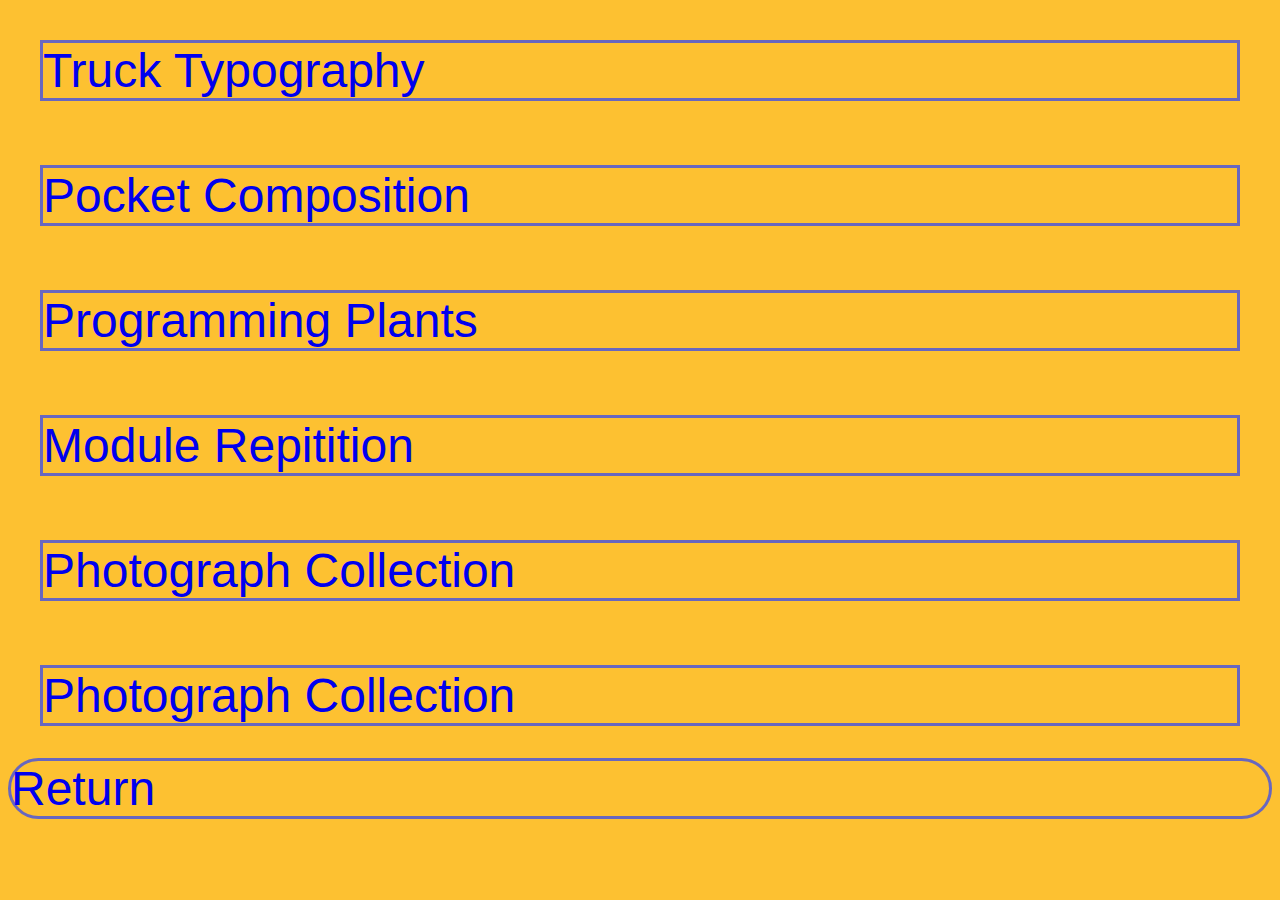
<file: lab_project/index.html>
<!DOCTYPE html>
<html>
<head>
	<title>Lab Project</title>
	<link rel="stylesheet" type="text/css" href="style.css">
</head>
<body>
	<a href="truck-typography/index.html" target="_blank" class="project">Truck Typography</a>
	<a href="pocket-composition/index.html" target="_blank" class="project">Pocket Composition</a>
	<a href="programming-plants/index.html" target="_blank" class="project">Programming Plants</a>
	<a href="Module Repitition/index.html" target="_blank" class="project">Module Repitition</a>
	<a href="https://hurricane-yielding-allosaurus.glitch.me" target="_blank" class="project">Photograph Collection</a>
	<a href="https://hurricane-yielding-allosaurus.glitch.me" target="_blank" class="project">Photograph Collection</a>


	<a href="../index.html" class="return" >Return</a>
	</div>


</body>
</html>
</file>
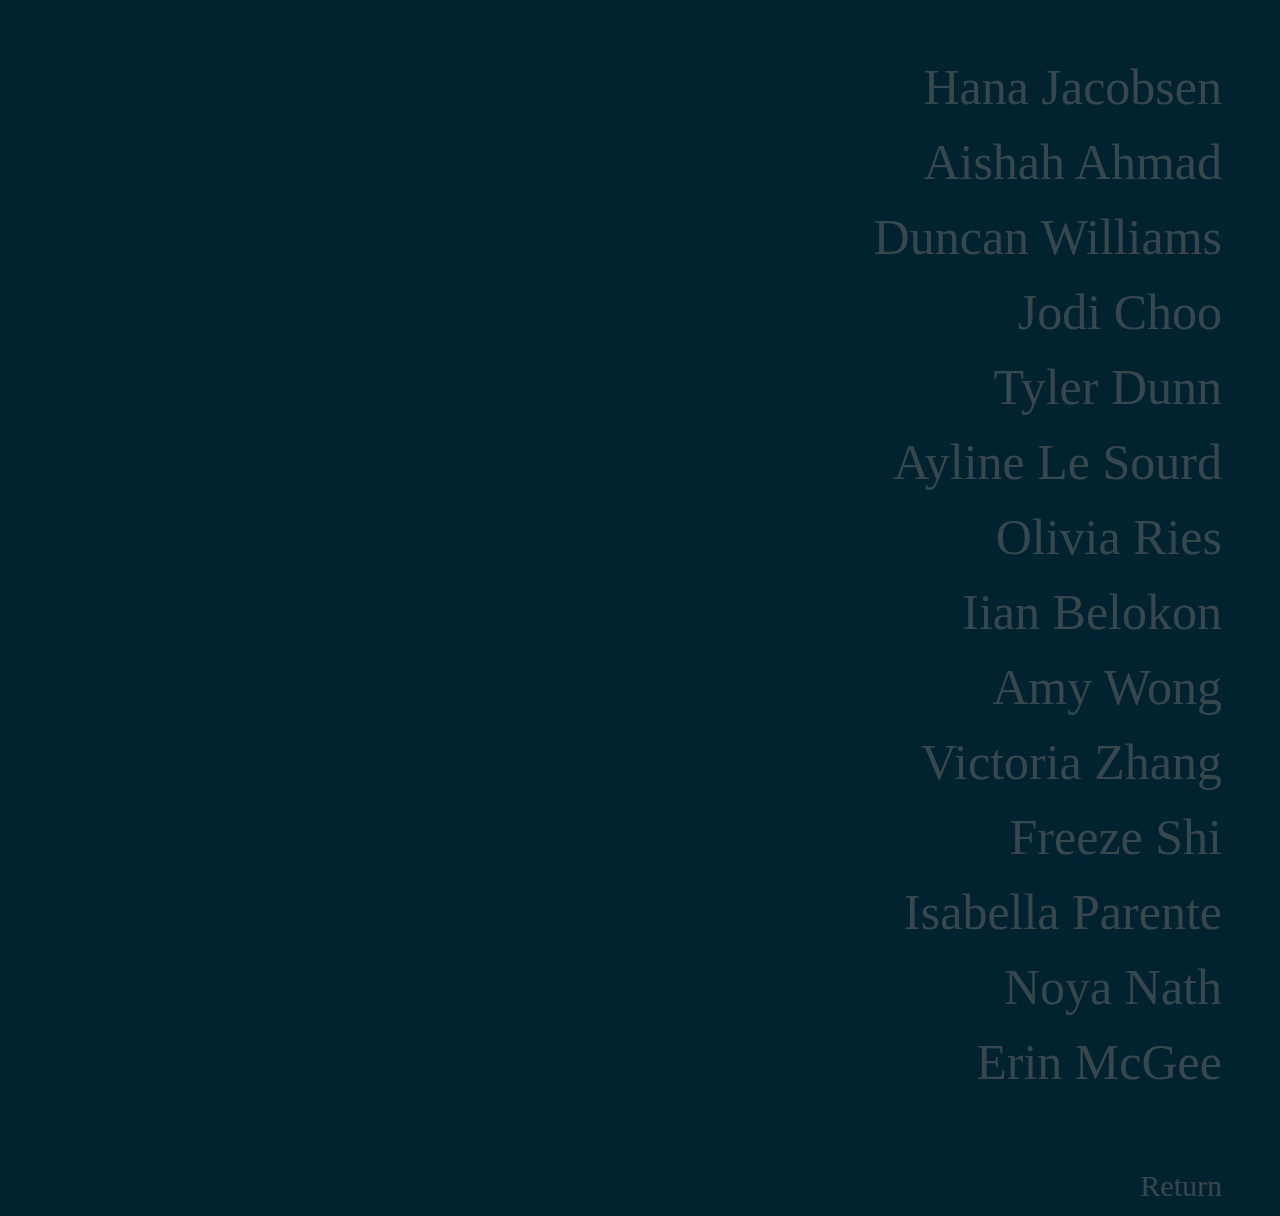
<file: student_link/index.html>
<!DOCTYPE html>
<html>
<head>
	<title>Classmates</title>

	<link rel="stylesheet" type="text/css" href="style.css">

</head>
<body>

<div class="container">	
<ul>

	<div> <a href="https://jacoh003.github.io/s20-core-interaction/#" target="_blank" class="box4"> Hana Jacobsen </a> 
	</div>

	<div> <a href="https://aishahsa.github.io/interaction-lab/" target="_blank" class="box4"> Aishah Ahmad </a> 
	</div>

	<div> <a href="https://willd407.github.io/s20-core-interaction/" target="_blank" class="box4"> Duncan Williams </a> 
	</div>

	<div> <a href="https://chooj743.github.io/s20-coreinteraction/" target="_blank" class="box4"> Jodi Choo </a> 
	</div>

	<div> <a href="https://tylerdunn2.github.io/core-interaction-2020/" target="_blank" class="box4"> Tyler Dunn </a> 
	</div>

	<div> <a href="https://aylinels.github.io/Core-Interaction-Lab/" target="_blank" class="box4"> Ayline Le Sourd </a> 
	</div>

	<div> <a href="https://oliviaries9.github.io/s20-coreinteraction/" target="_blank" class="box4"> Olivia Ries </a> 
	</div>

	<div> <a href="https://ilan-ai.github.io/s20-core-interaction/" target="_blank" class="box4"> Iian Belokon </a> 
	</div>

	<div> <a href="https://amyywong.github.io/s20-Core-Interaction/" target="_blank" class="box4"> Amy Wong </a>  
	</div>

	<div> <a href="https://zhanv027.github.io/s20-core-interaction/" target="_blank" class="box4"> Victoria Zhang </a> 
	</div>

	<div> <a href="https://freeze-shi.github.io/2020lab/" target="_blank" class="box4"> Freeze Shi </a> 
	</div>

	<div> <a href="https://github.com/belleprnte/Core-Interaction-2020" target="_blank" class="box4"> Isabella Parente </a> 
	</div>

	<div> <a href="https://noya77.github.io/s-20-core-interaction/" target="_blank" class="box4"> Noya Nath </a> 
	</div>

	<div> <a href="https://claue312.github.io/s20-core-interaction/" target="_blank" class="box4"> Erin McGee </a> 
	</div>
	
</ul>
	<a href="../index.html" class="return" >Return</a>

</div>	



</body>
</html>
</file>
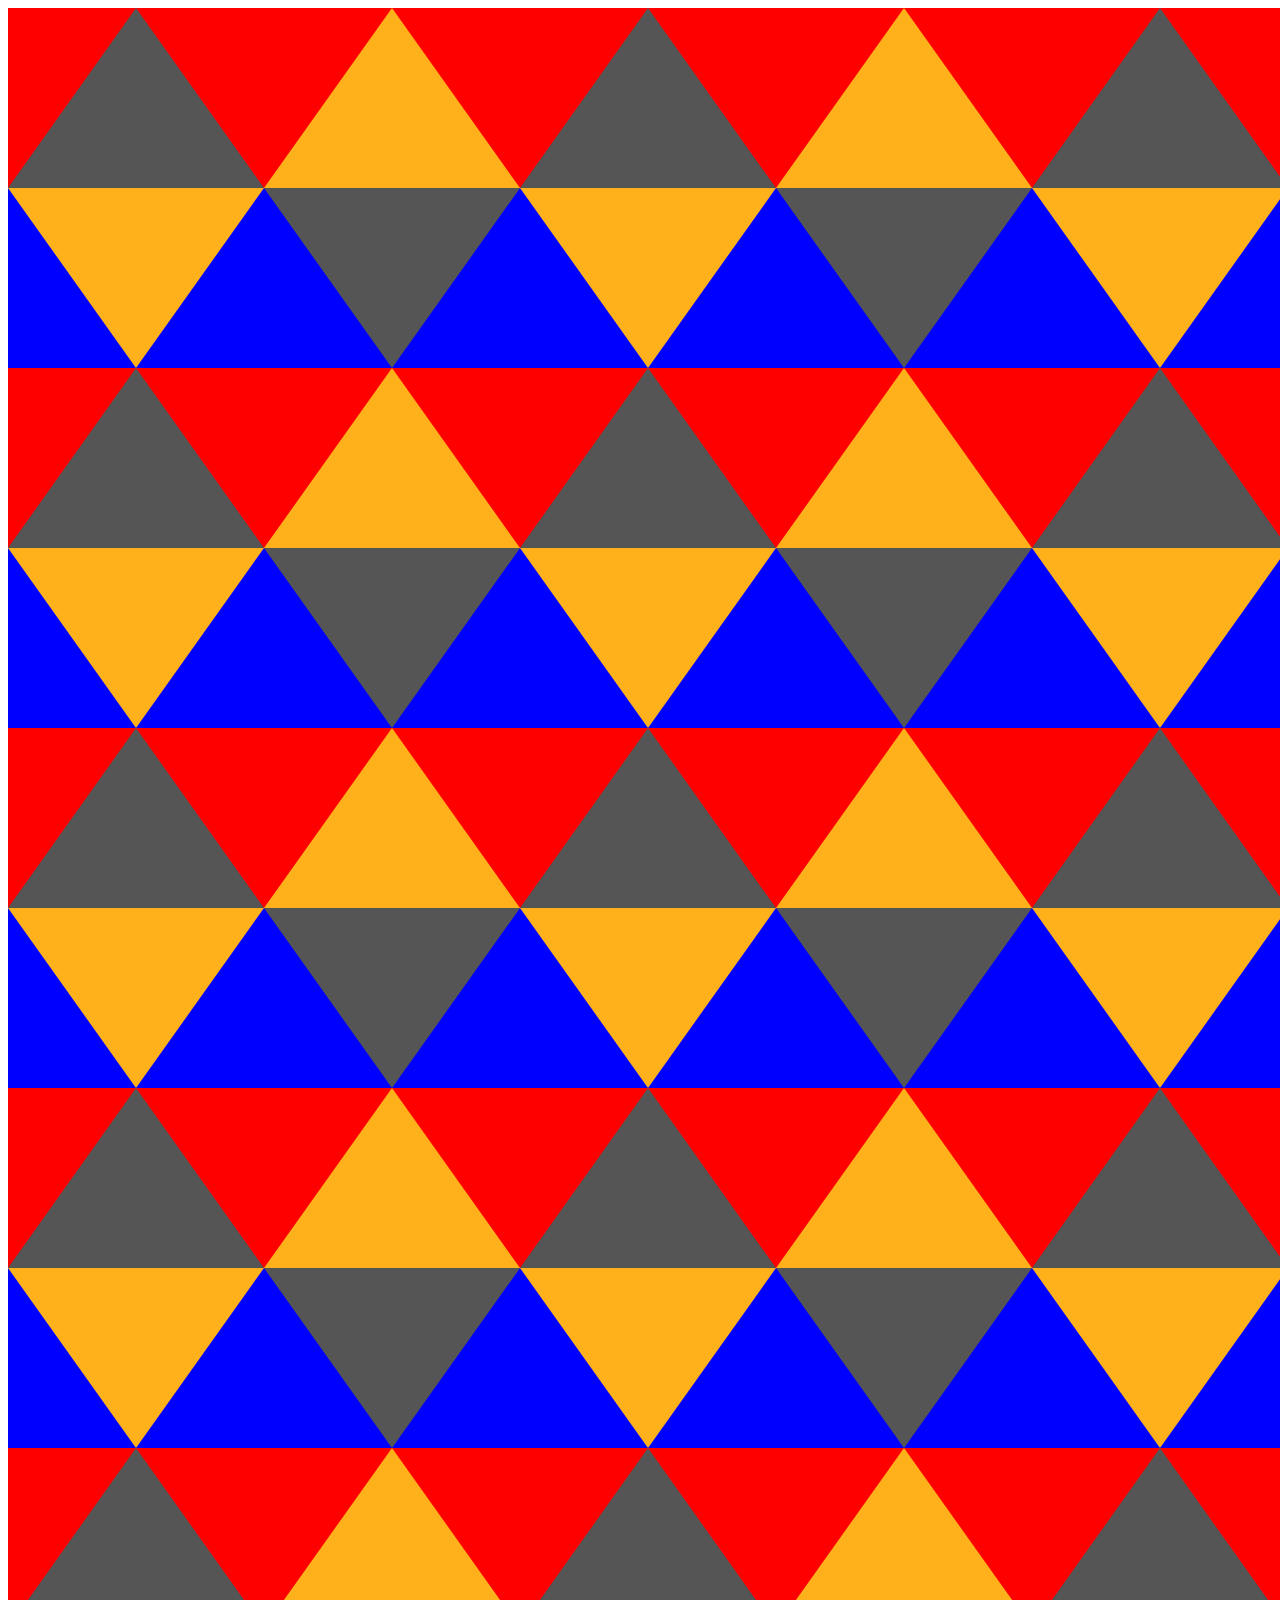
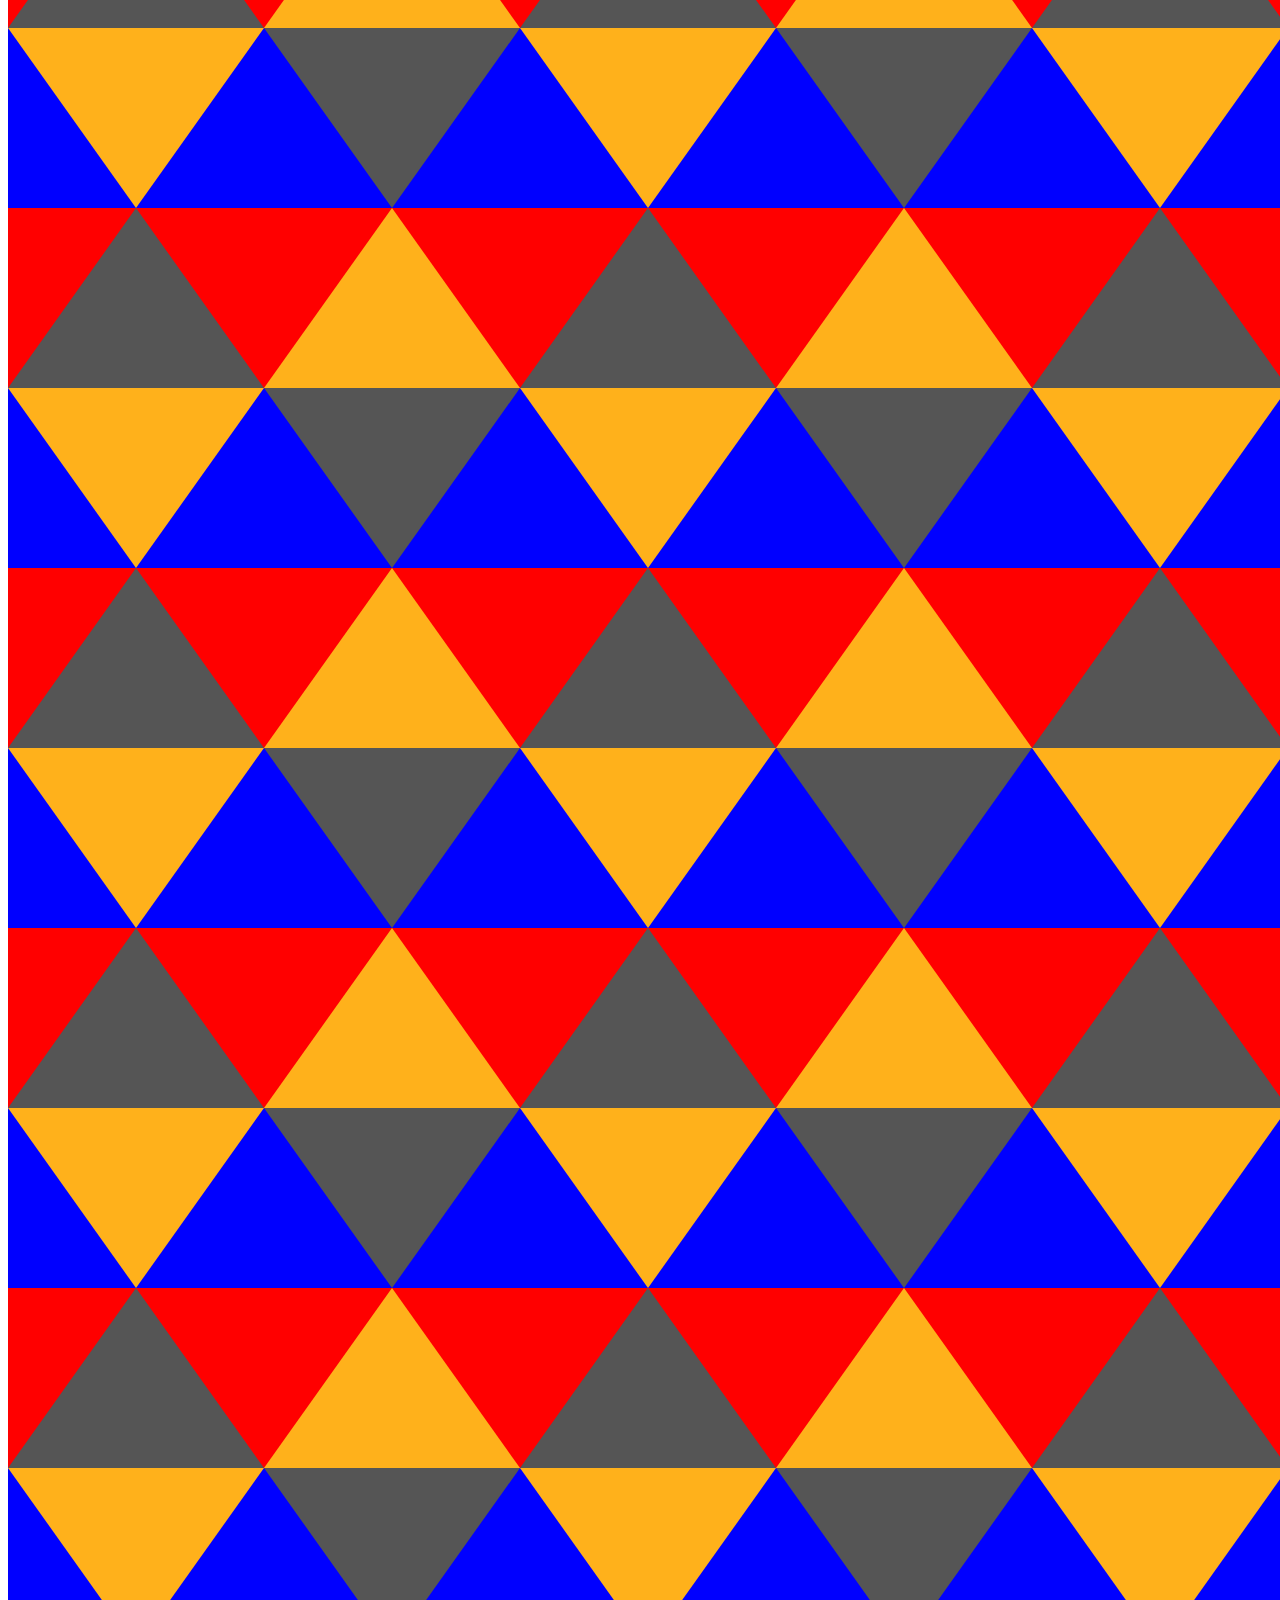
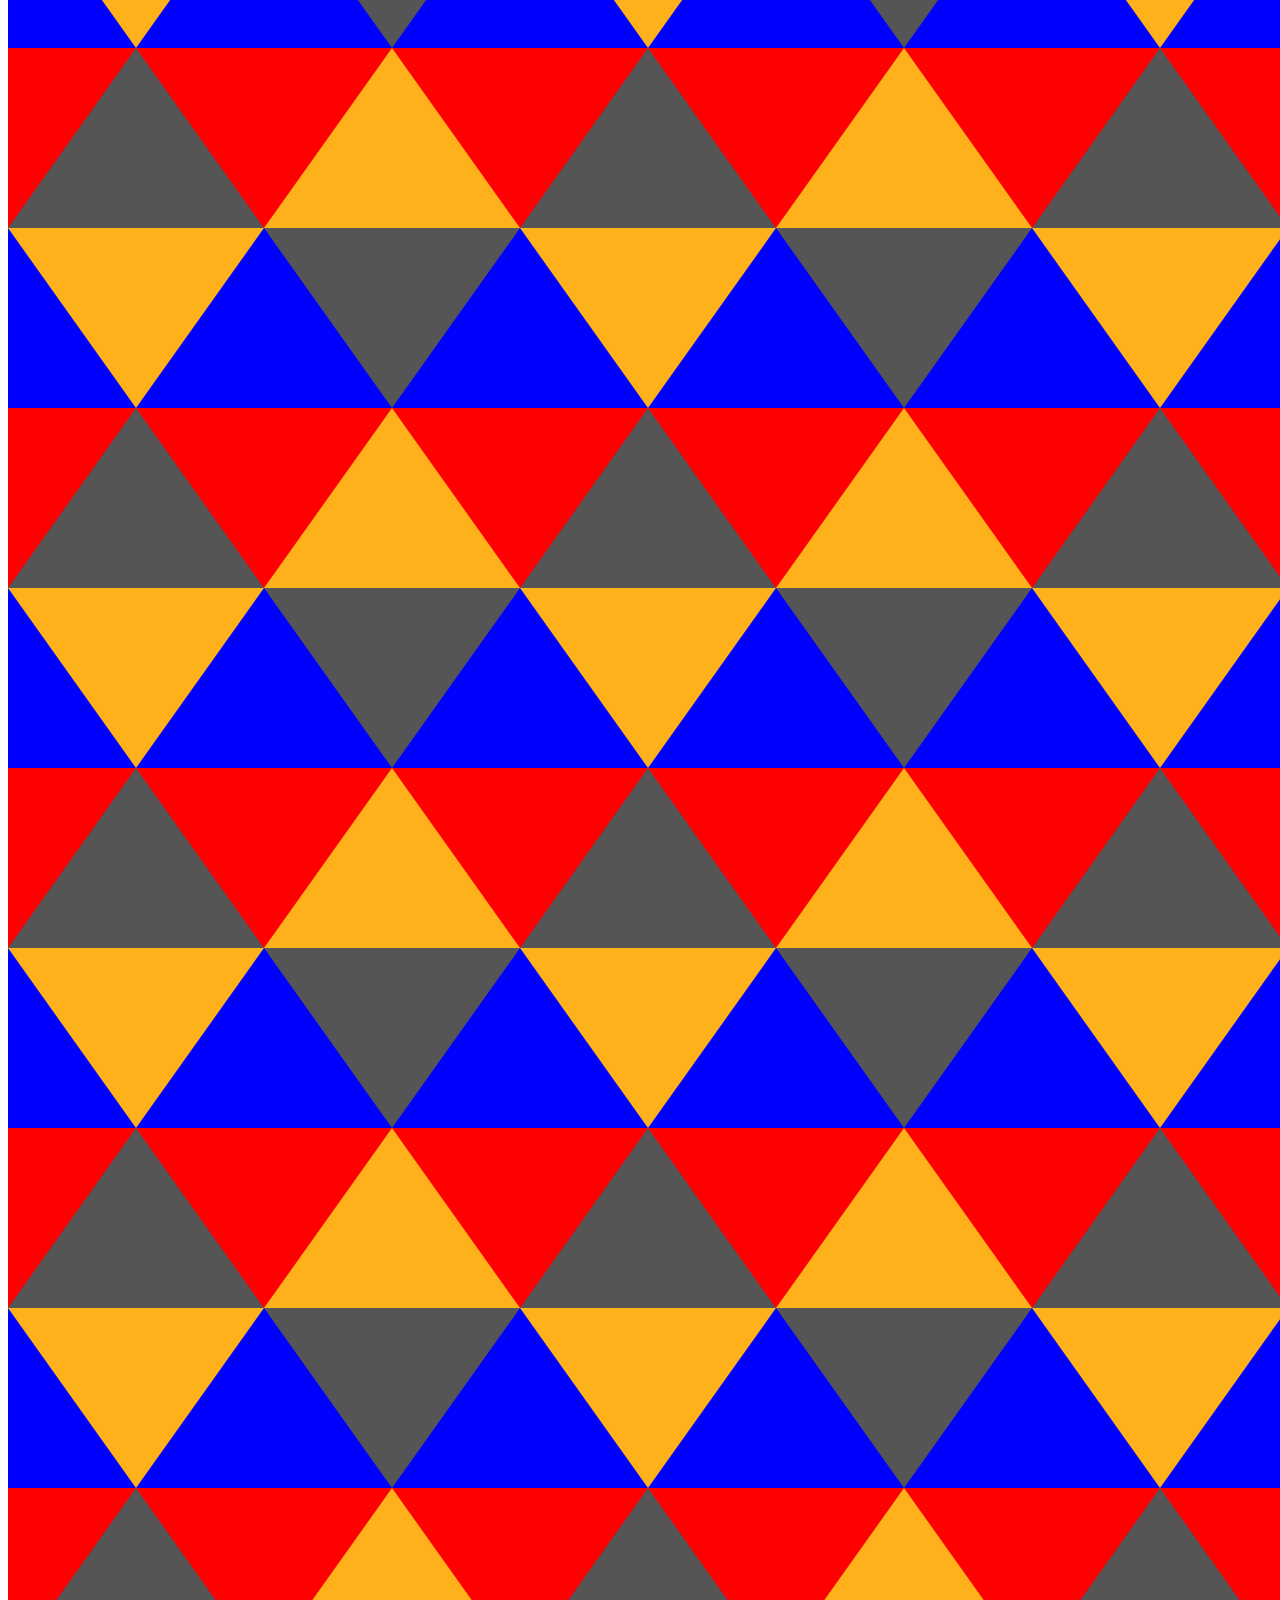
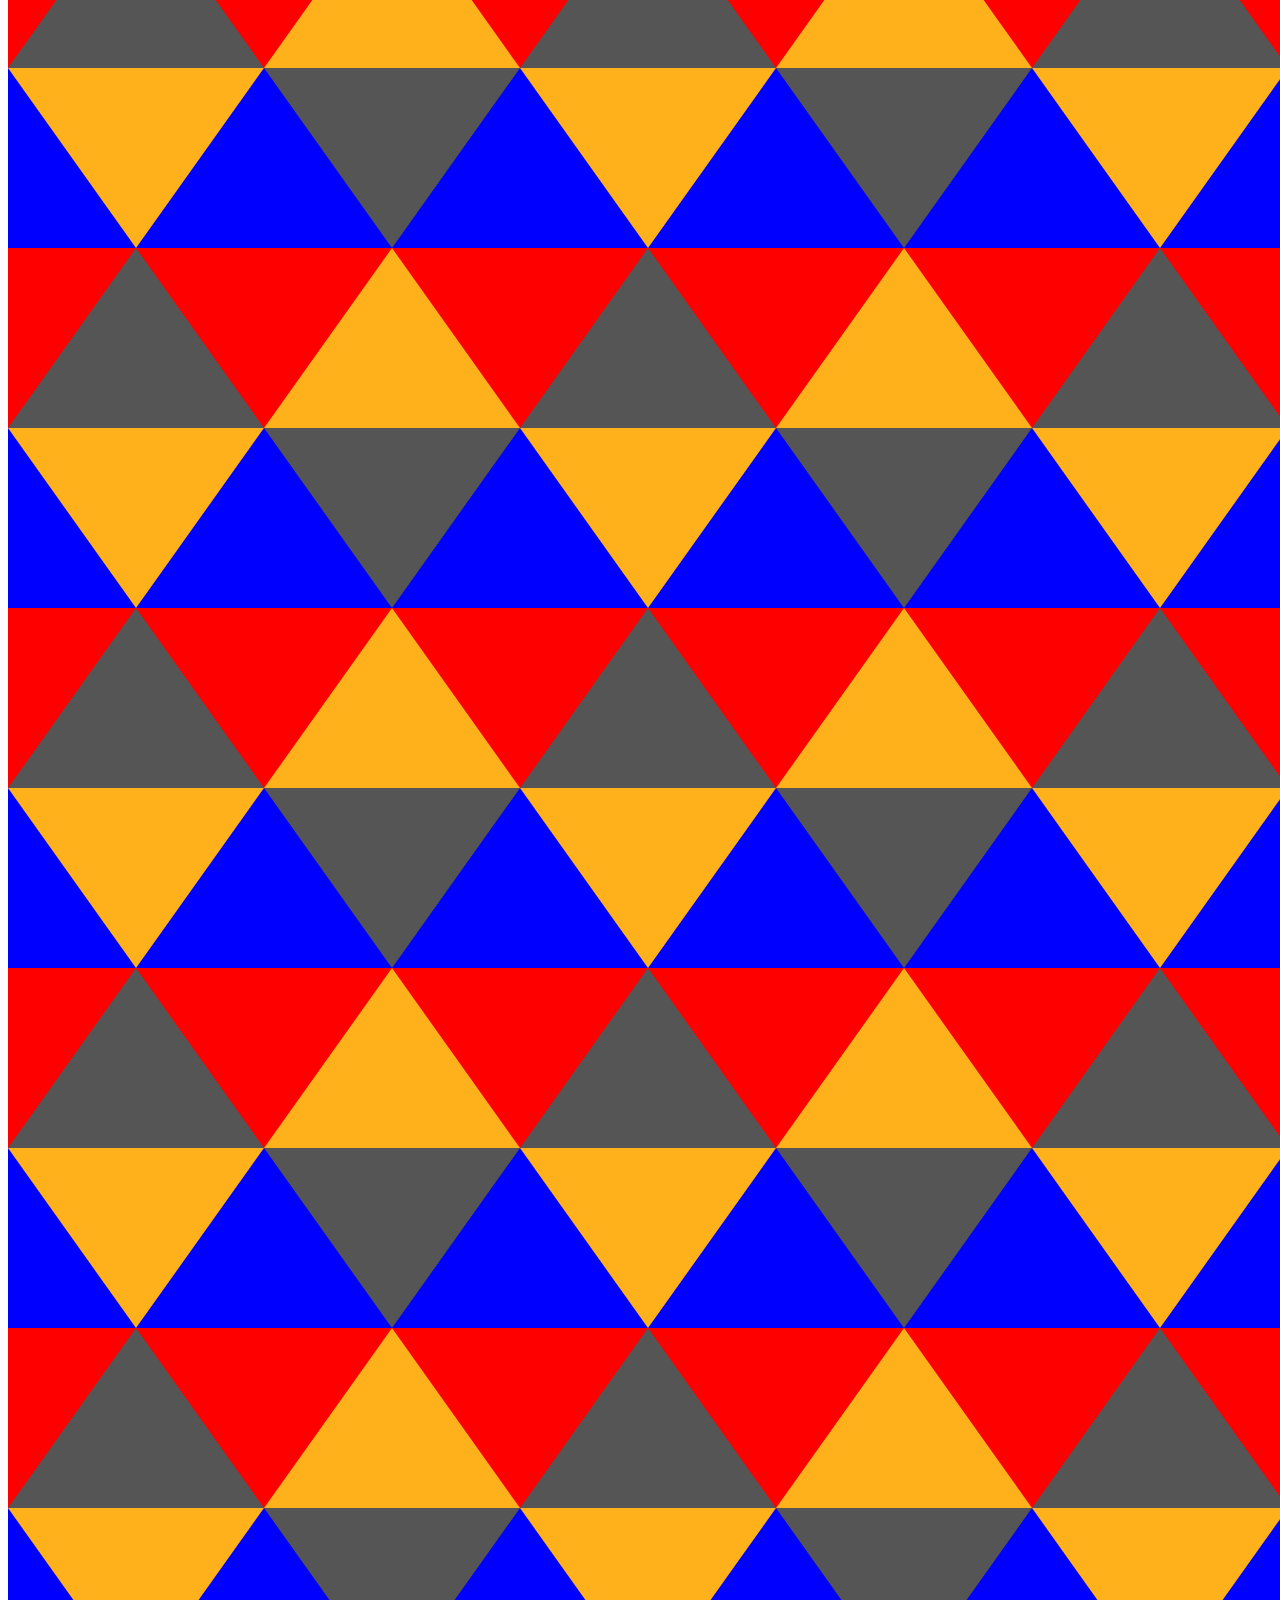
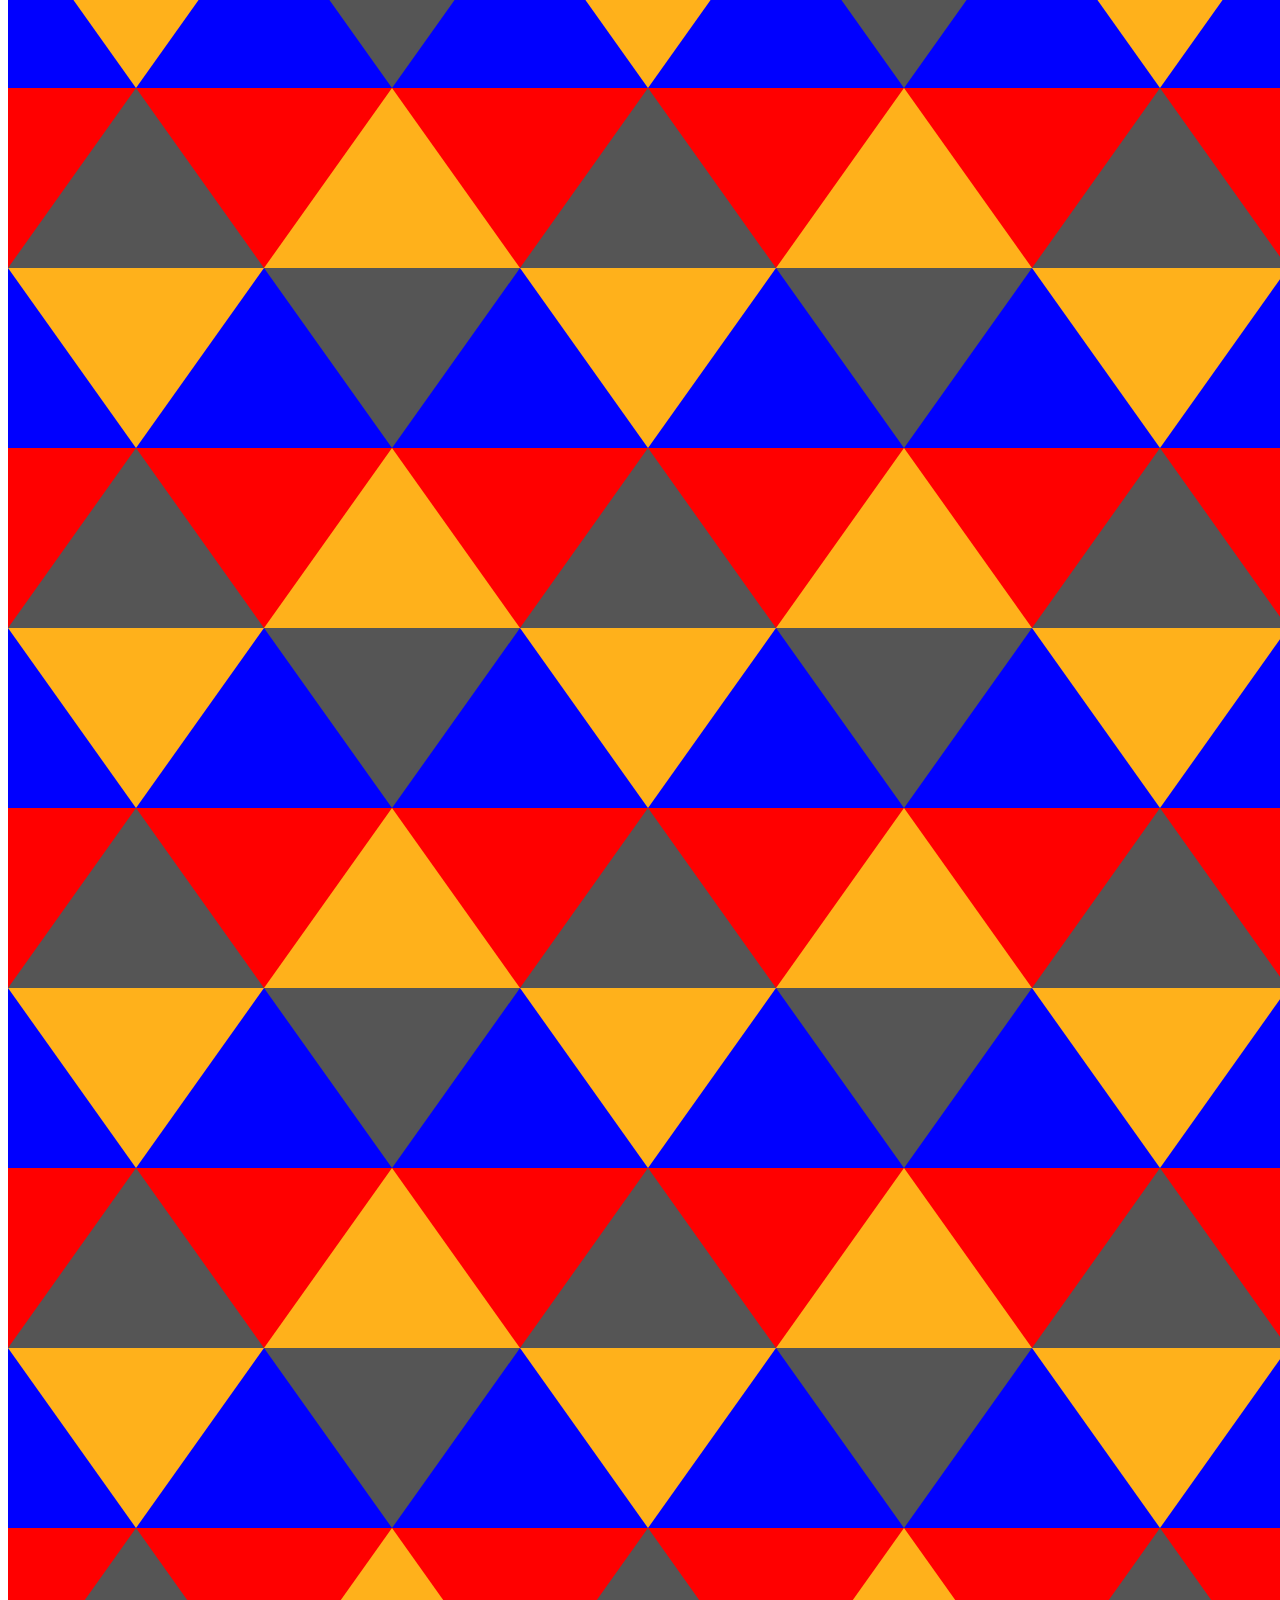
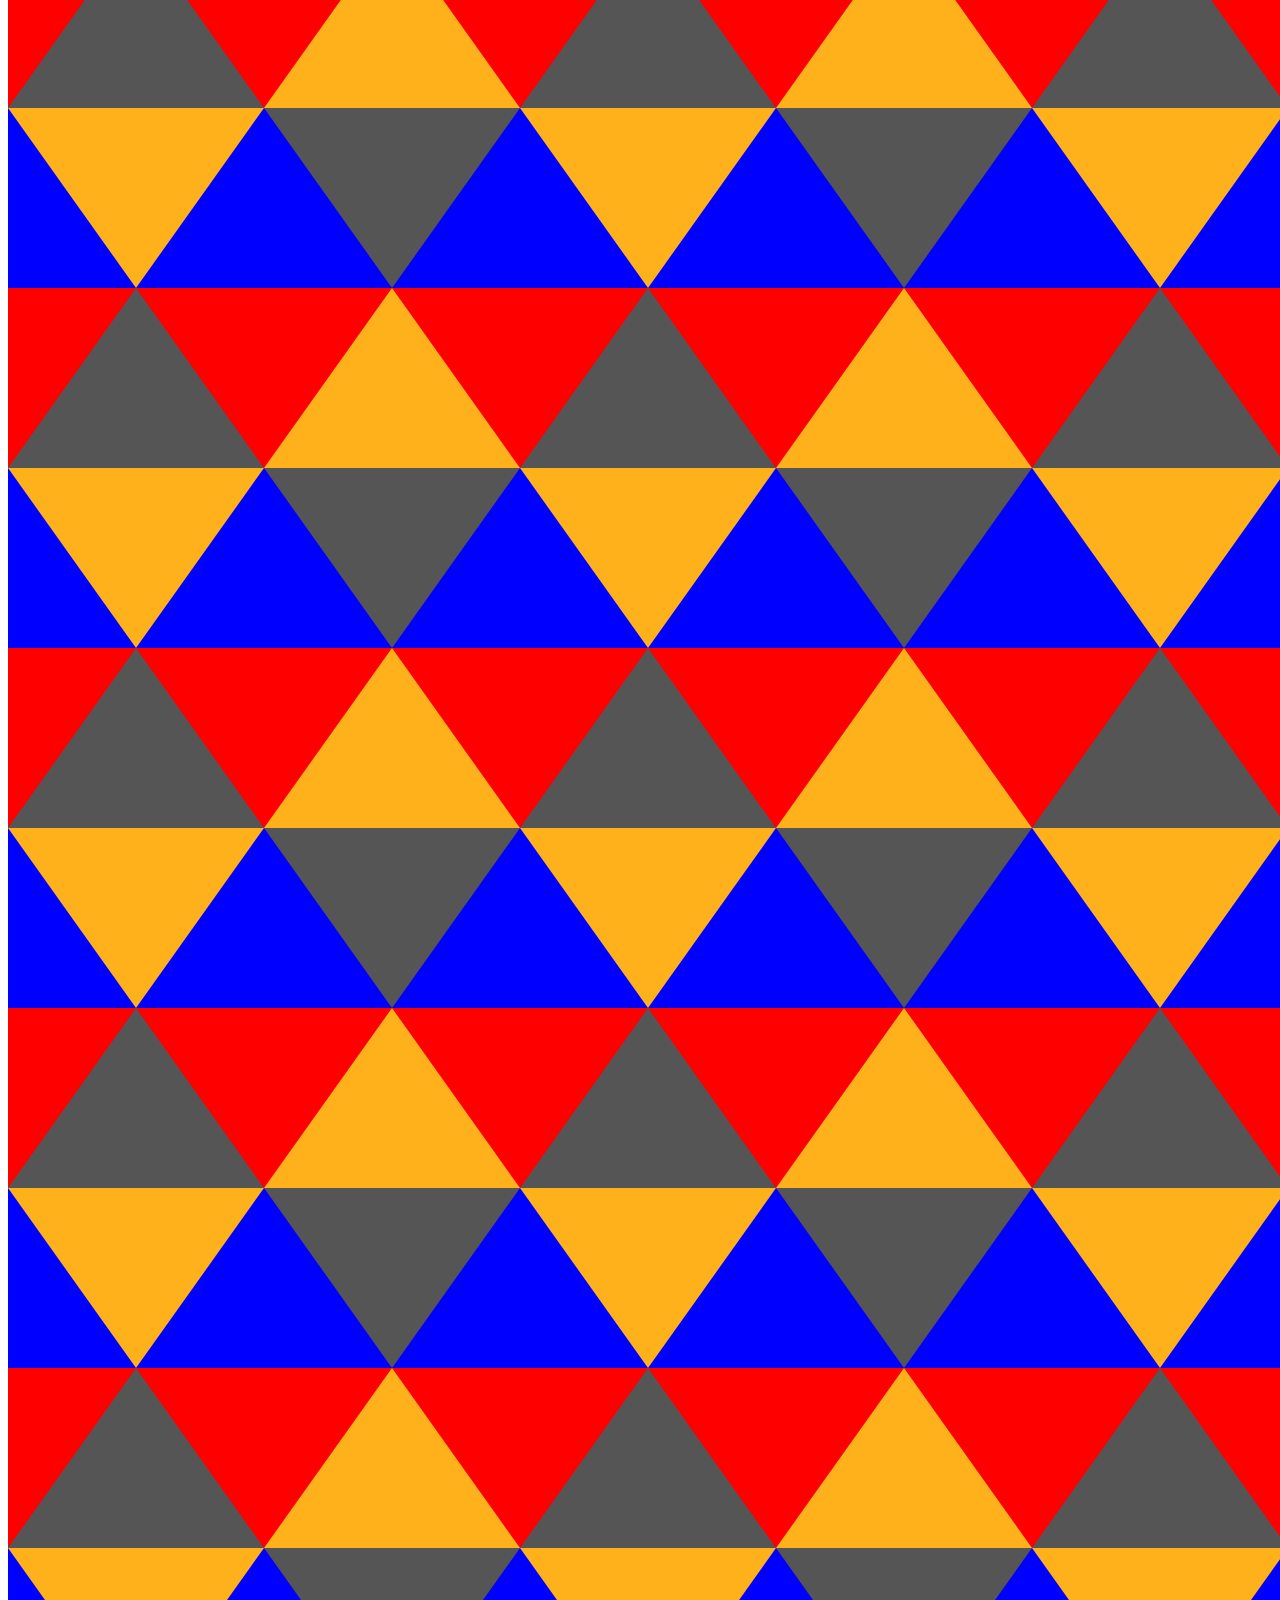
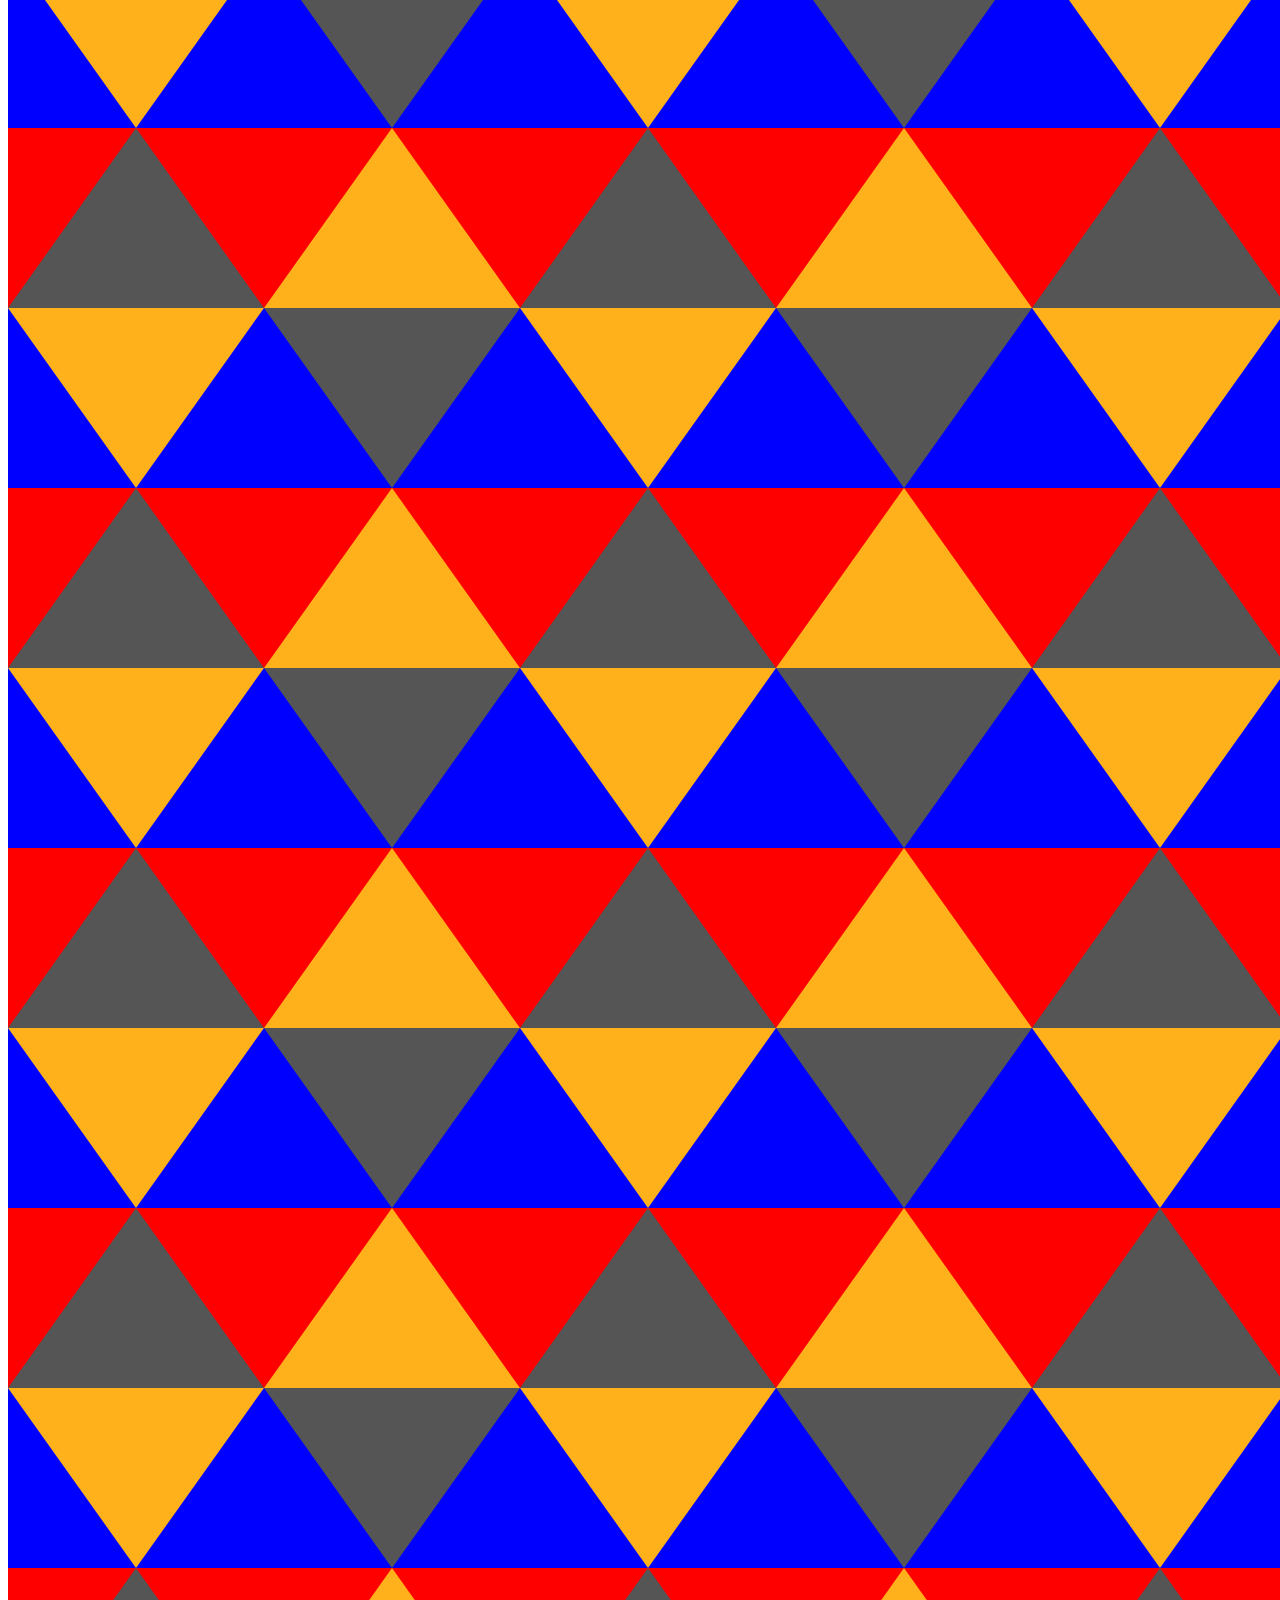
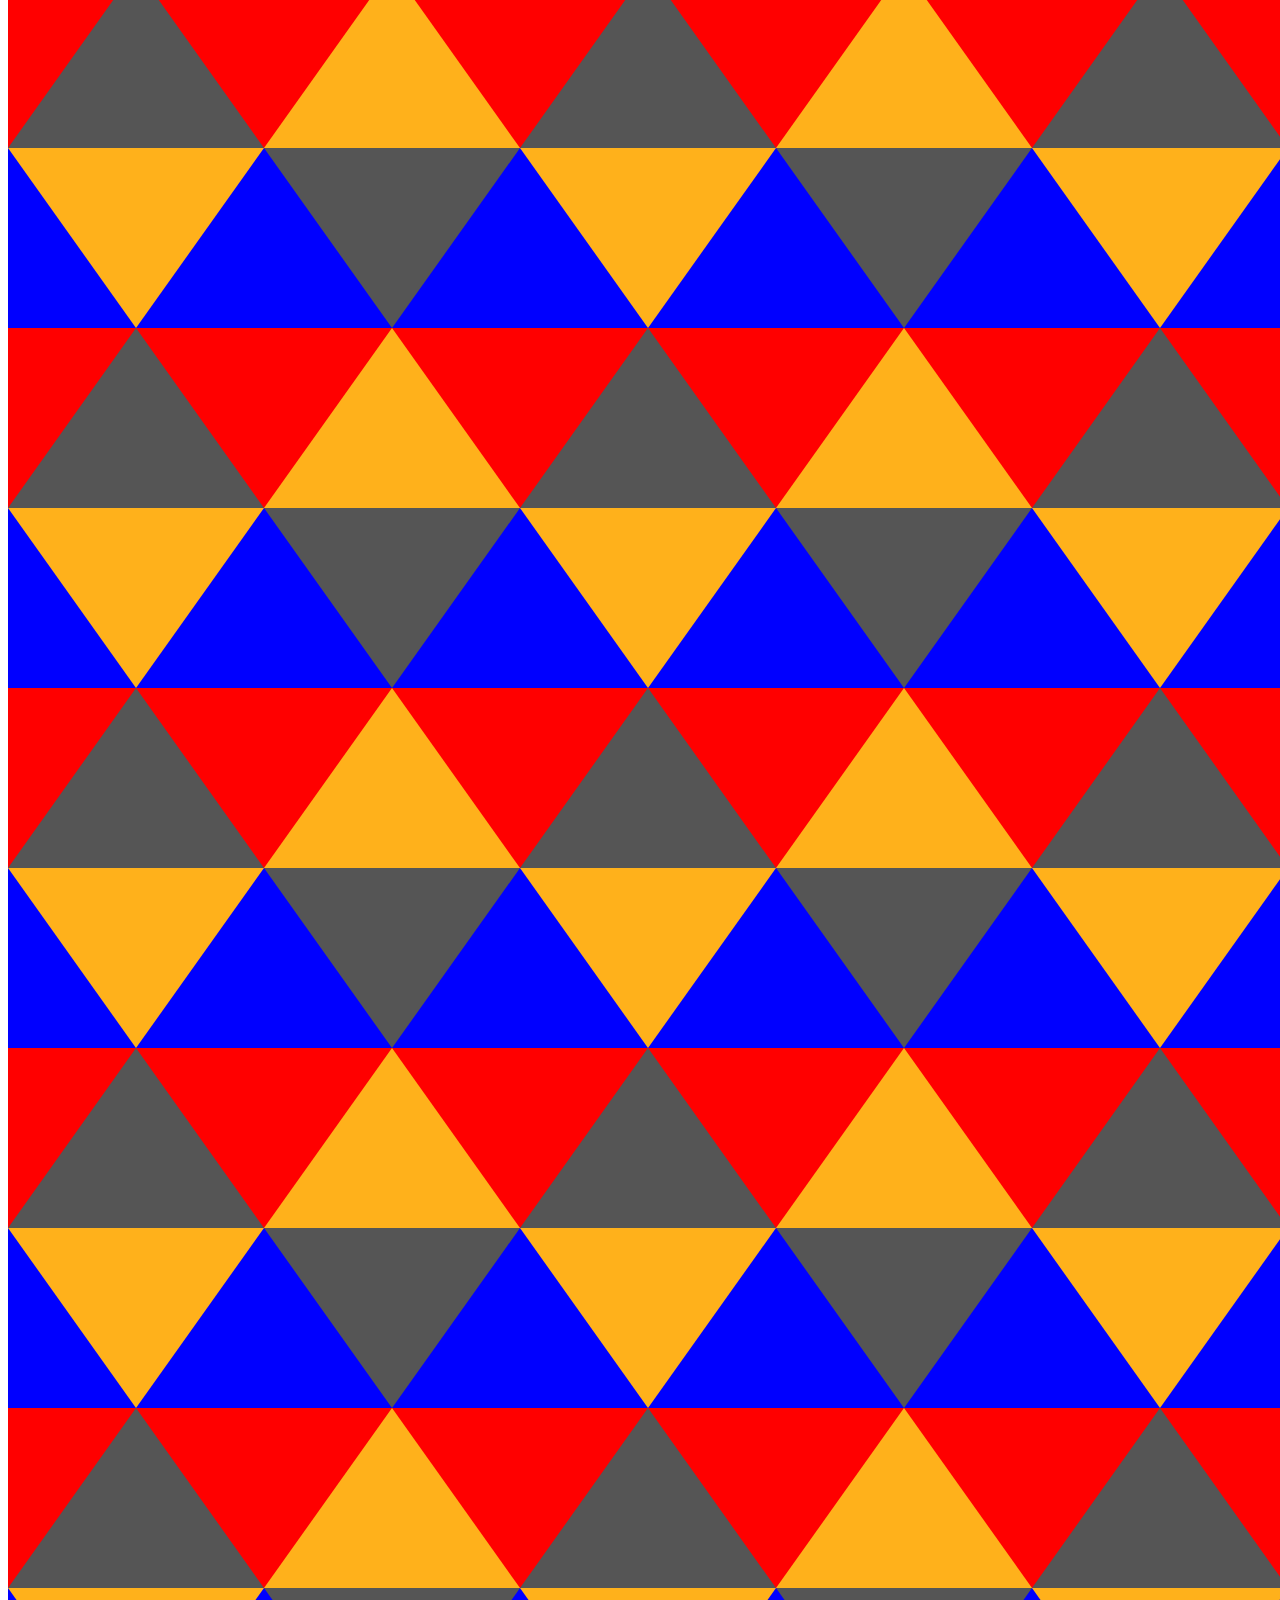
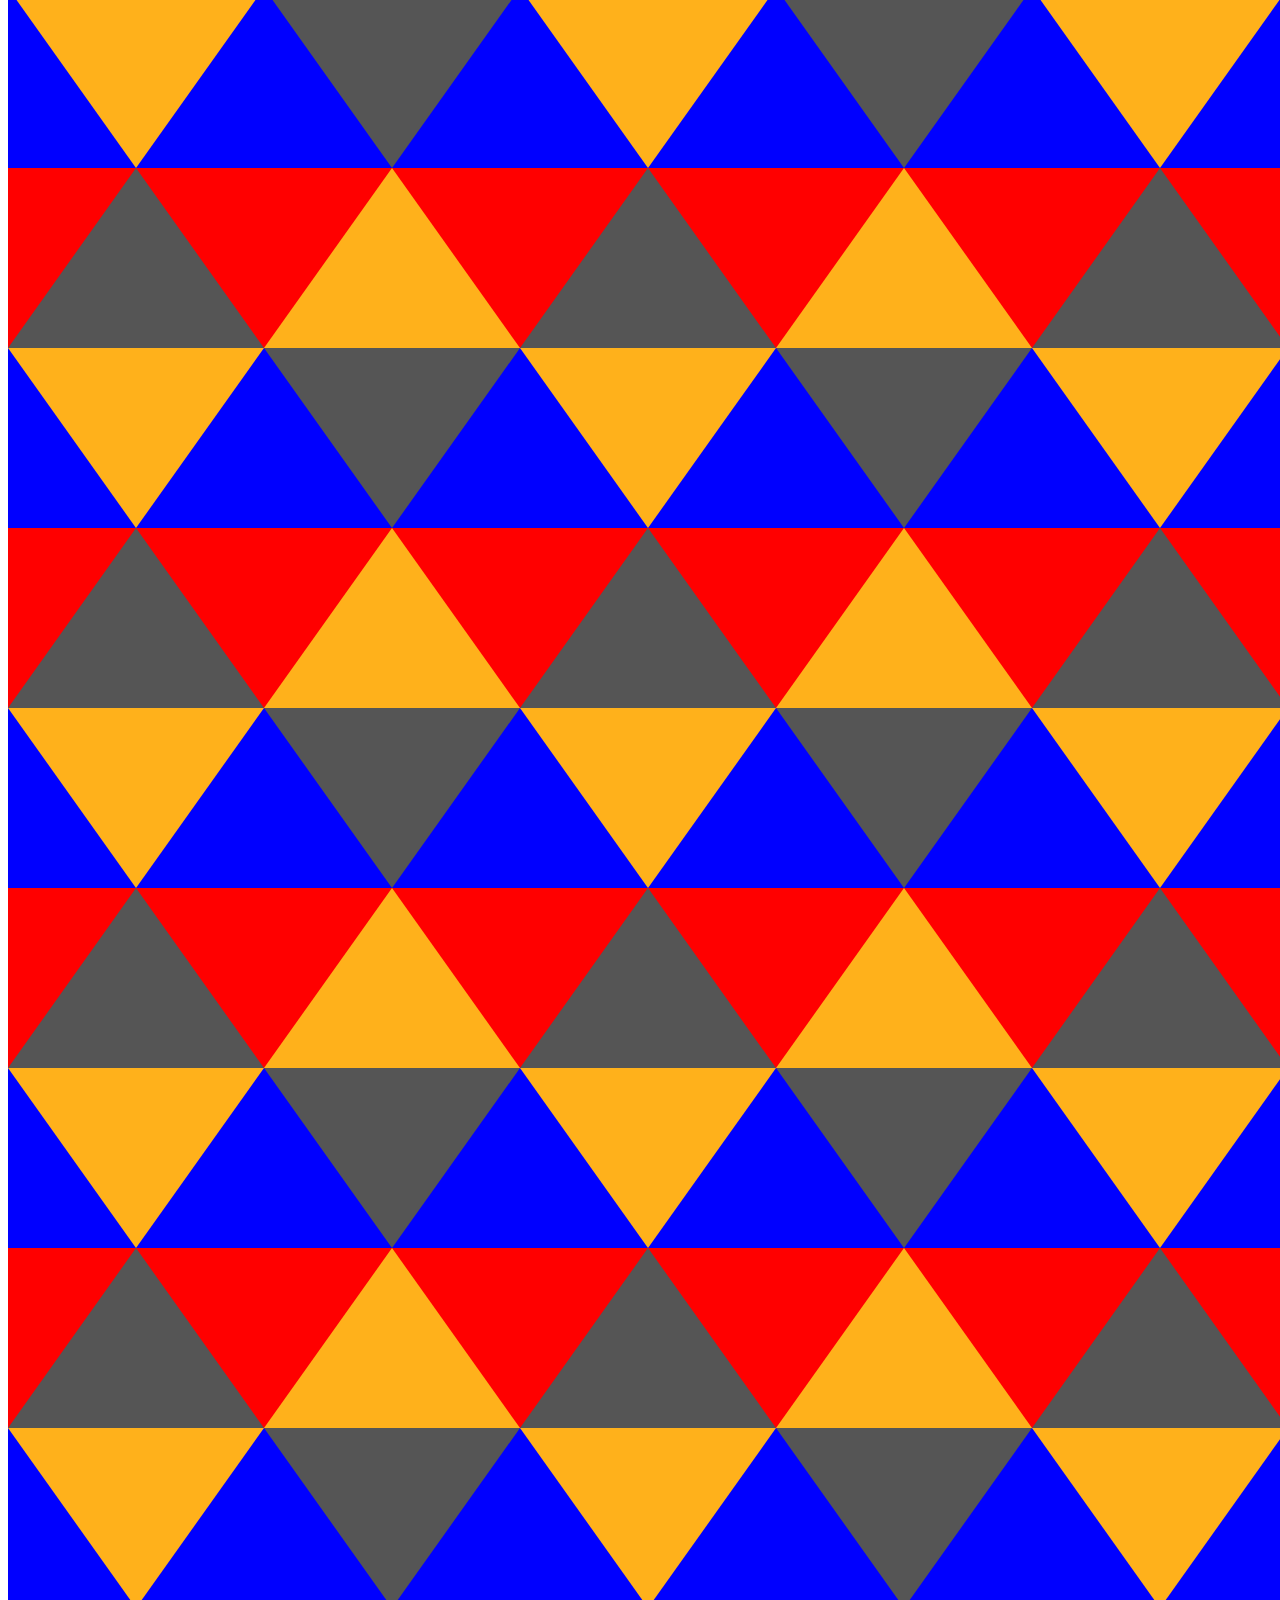
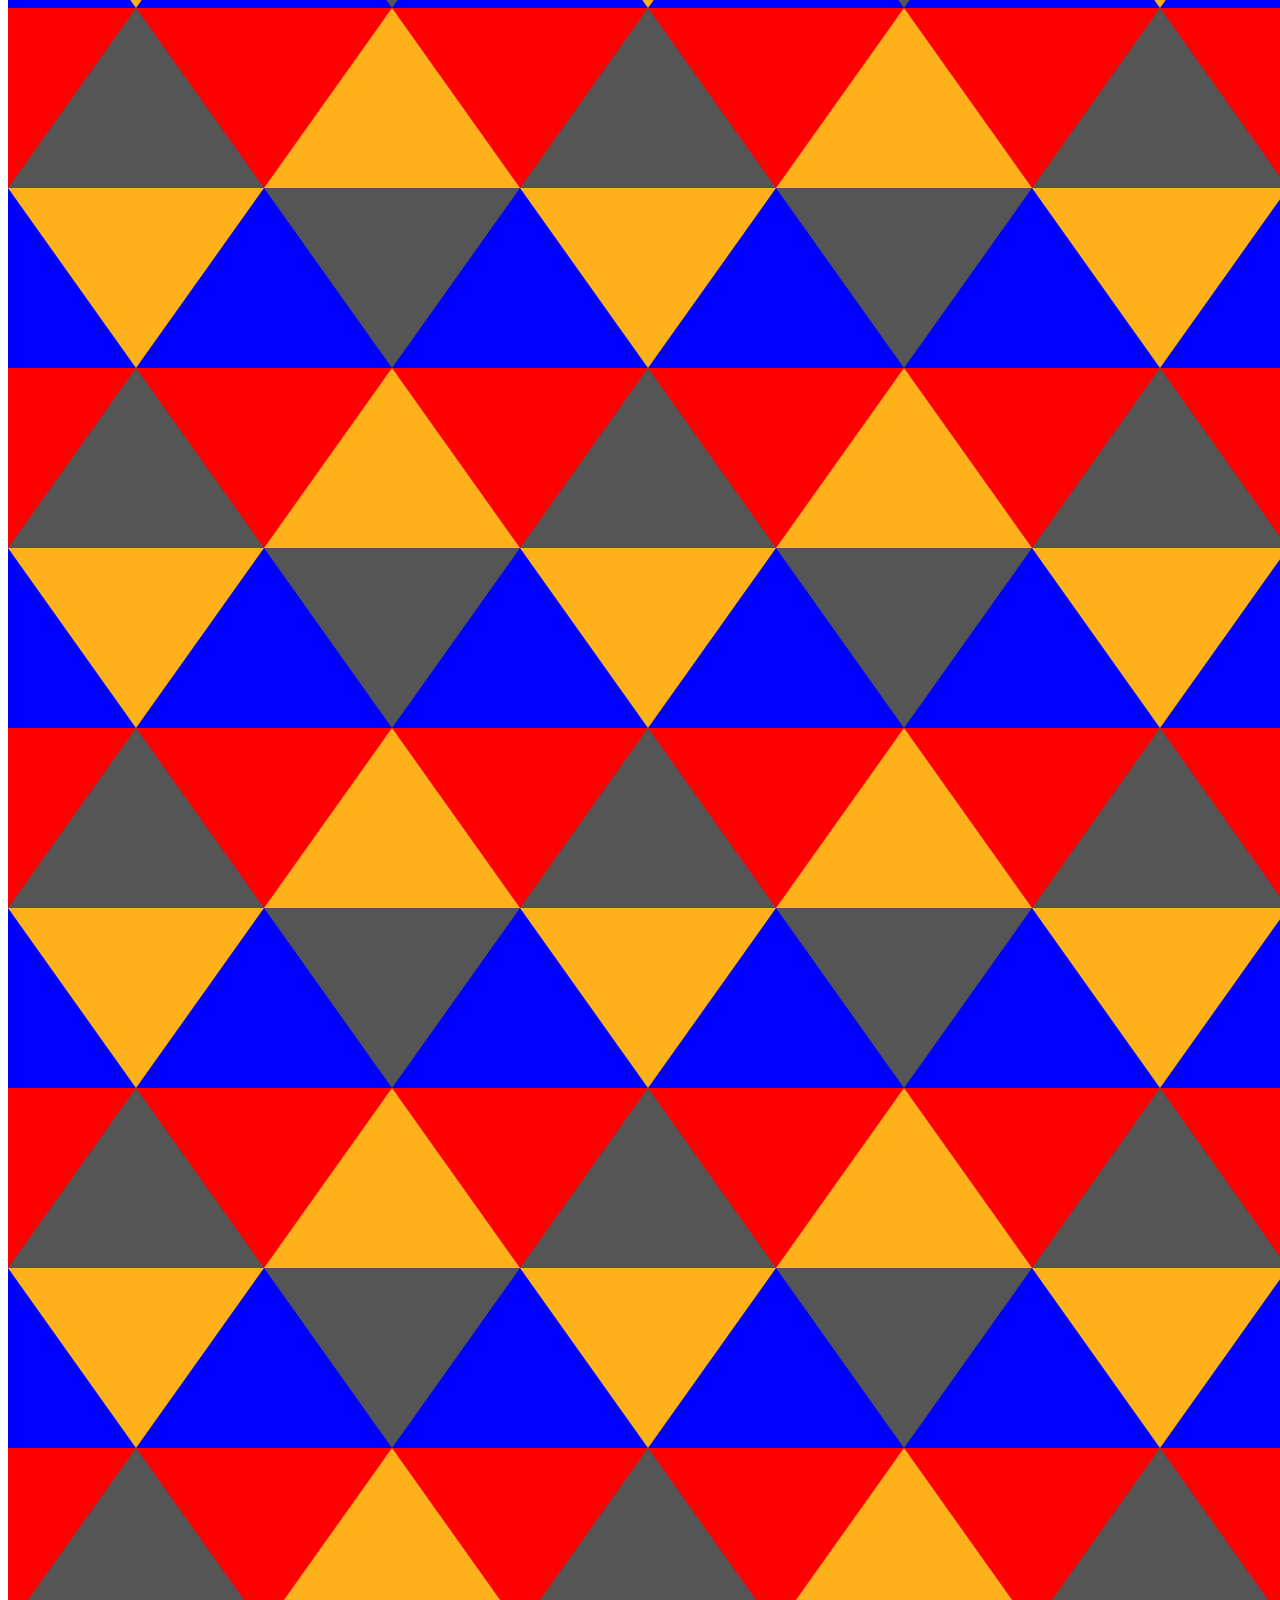
<file: lab_project/MODULE REPITITION/index.html>
<!DOCTYPE html>
<html>
<head>
	<meta charset="utf-8">
	<meta name="viewport" content="width=device-width, initial-scale=1.0">
	<title>MODULE REPITITION</title>
	<link rel="stylesheet" type="text/css" href="style.css">
</head>
<body>

	<div id="diamond">
	<!-- <div class ="parent2">
		<div class="children2"></div>
		<div class="children2"></div>
		<div class="children2"></div>
		<div class="children2"></div>
		<div class="children2"></div>
	</div>

	
	<div class ="parent3">
		<div class="children3"></div>
		<div class="children3"></div>
		<div class="children3"></div>
		<div class="children3"></div>
		<div class="children3"></div>
	</div>
 -->	</div>

<!-- 	<div id="shapes"></div>
 -->

	<script type="text/javascript" src="script.js"></script>
</body>
</html>
</file>
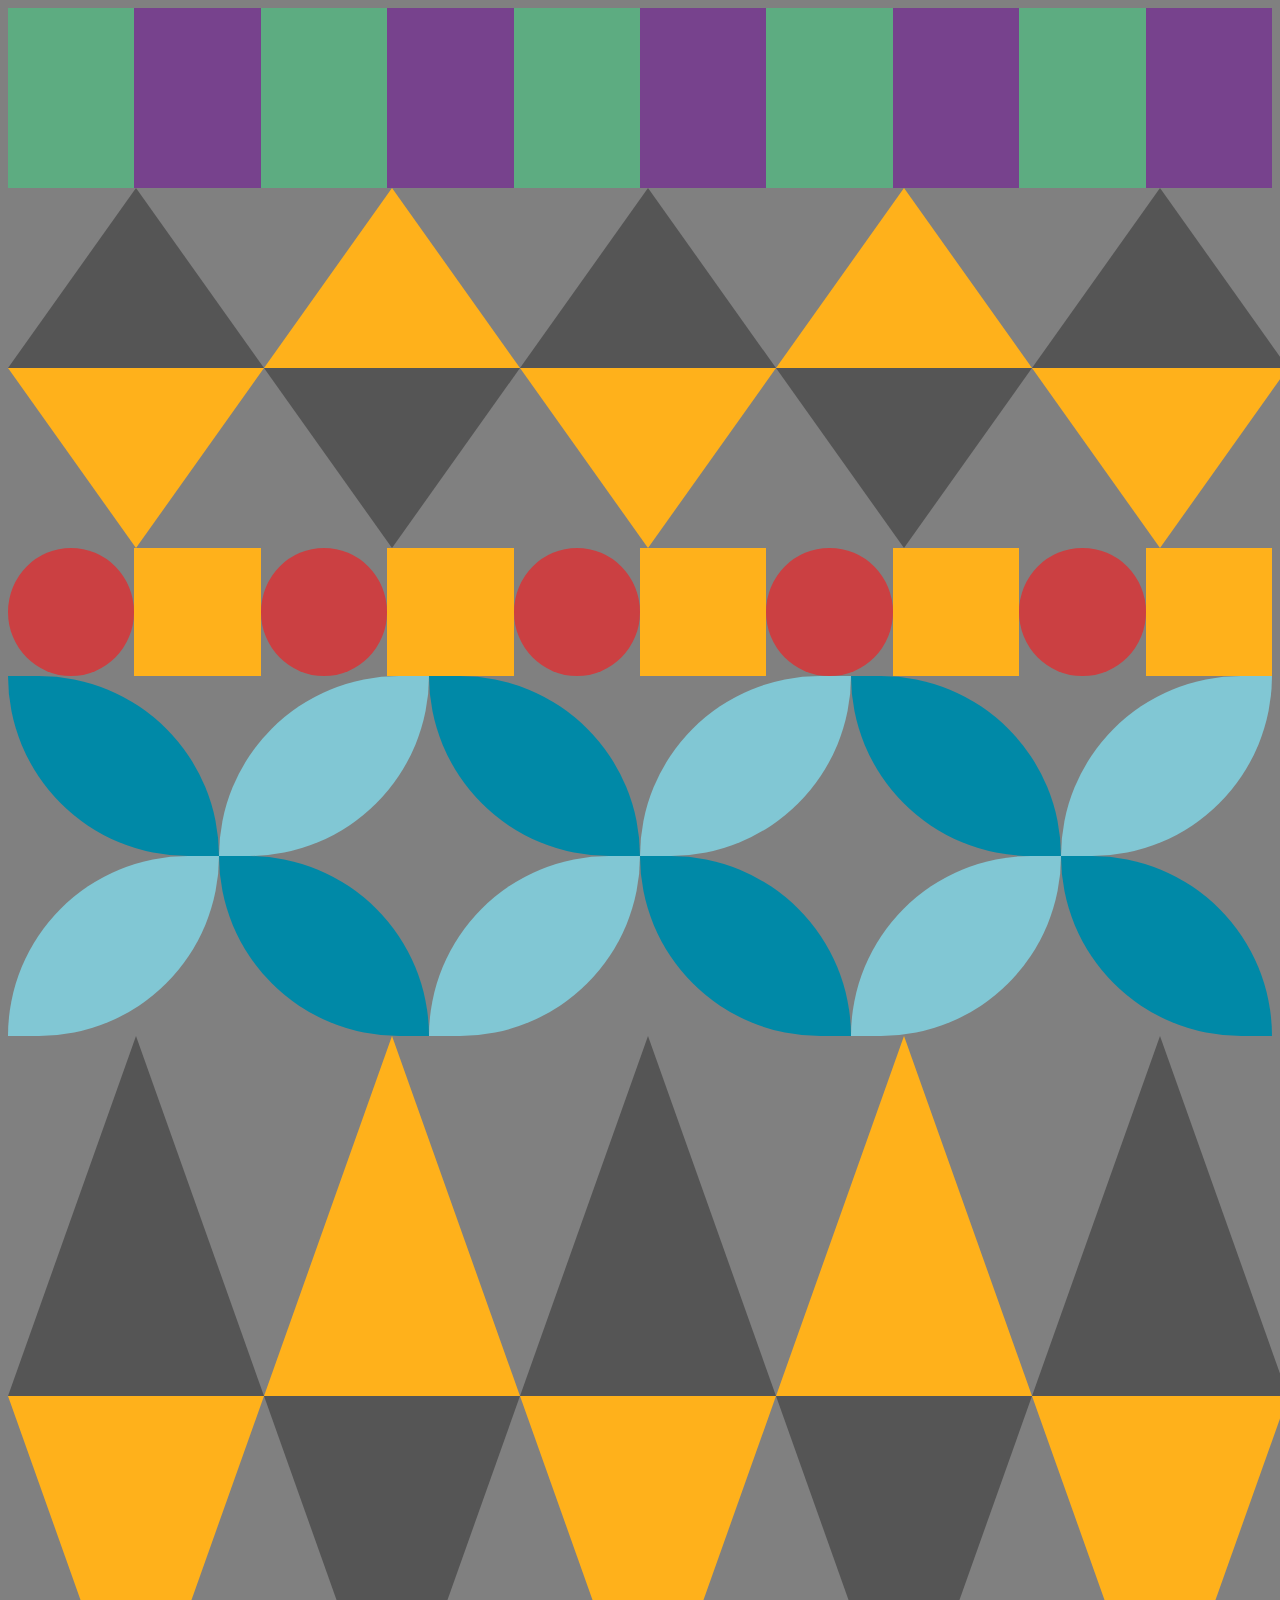
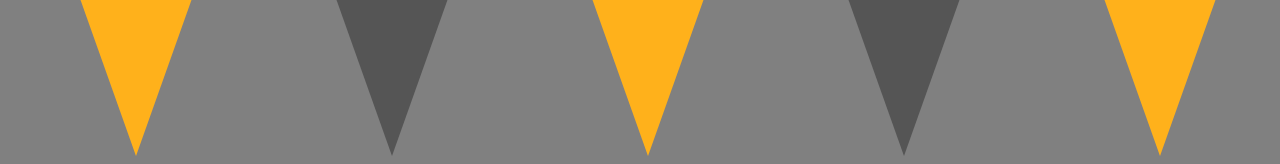
<file: lab_project/pocket-composition/index.html>
<!DOCTYPE html>
<html>
<head>
	<title>Lab Project</title>
	<link rel="stylesheet" type="text/css" href="style.css">
	<meta charset="utf-8">
	<meta name="viewport" content="width=device-width, initial-scale=1">
</head>
<body>

	<div class ="parent1">
		<div class="children1"></div>
		<div class="children1"></div>
		<div class="children1"></div>
		<div class="children1"></div>
		<div class="children1"></div>
		<div class="children1"></div>
		<div class="children1"></div>
		<div class="children1"></div>
		<div class="children1"></div>
		<div class="children1"></div>
	</div>


	<div class ="parent2">
		<div class="children2"></div>
		<div class="children2"></div>
		<div class="children2"></div>
		<div class="children2"></div>
		<div class="children2"></div>
	</div>

	<div class ="parent3">
		<div class="children3"></div>
		<div class="children3"></div>
		<div class="children3"></div>
		<div class="children3"></div>
		<div class="children3"></div>
	</div>

	<div class ="parent4">
		<div class="children4"></div>
		<div class="children4"></div>
		<div class="children4"></div>
		<div class="children4"></div>
		<div class="children4"></div>
		<div class="children4"></div>
		<div class="children4"></div>
		<div class="children4"></div>
		<div class="children4"></div>
		<div class="children4"></div>
	</div>

	<div class ="parent5">
		<div class="children5"></div>
		<div class="children5"></div>
		<div class="children5"></div>
		<div class="children5"></div>
		<div class="children5"></div>
		<div class="children5"></div>
	</div>

	<div class ="parent6">
		<div class="children6"></div>
		<div class="children6"></div>
		<div class="children6"></div>
		<div class="children6"></div>
		<div class="children6"></div>
		<div class="children6"></div>
	</div>

	<div class ="parent7">
		<div class="children7"></div>
		<div class="children7"></div>
		<div class="children7"></div>
		<div class="children7"></div>
		<div class="children7"></div>
	</div>

	<div class ="parent8">
		<div class="children8"></div>
		<div class="children8"></div>
		<div class="children8"></div>
		<div class="children8"></div>
		<div class="children8"></div>
	</div>



</body>
</html>
</file>
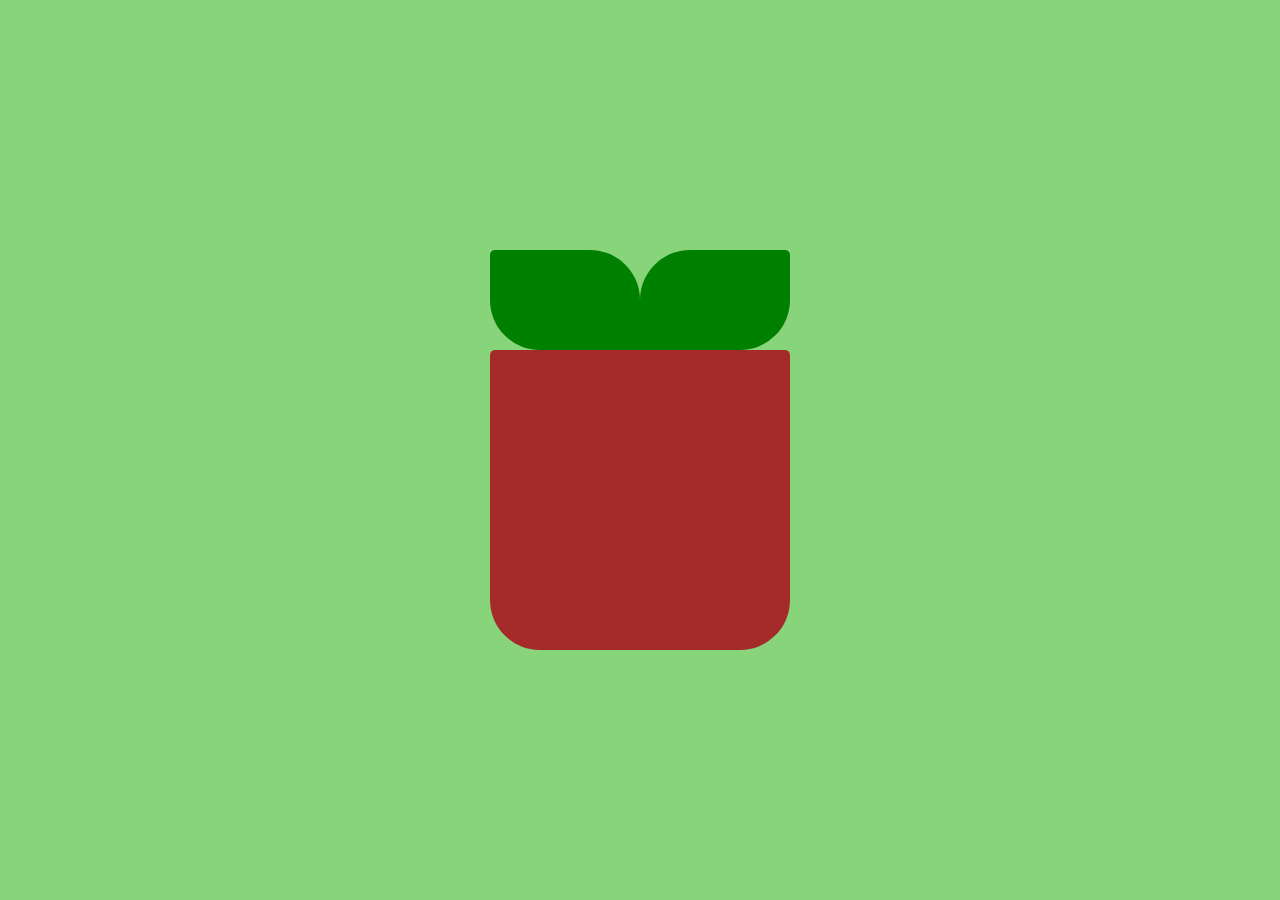
<file: lab_project/programming-plants/index.html>
<!DOCTYPE html>
<html>
<head>
	<title>Programing Plants</title>
	<link rel="stylesheet" type="text/css" href="style.css">
</head>
<body>
	<div id="container">
		<div id="leafbox">
			<div id="leaf1"></div>
			<div id="leaf2"></div>
		</div>
		<div id="plant"></div>
		<div id="pot"></div>
	</div>

<script type="text/javascript" src="script.js"></script>
</body>
</html>
</file>
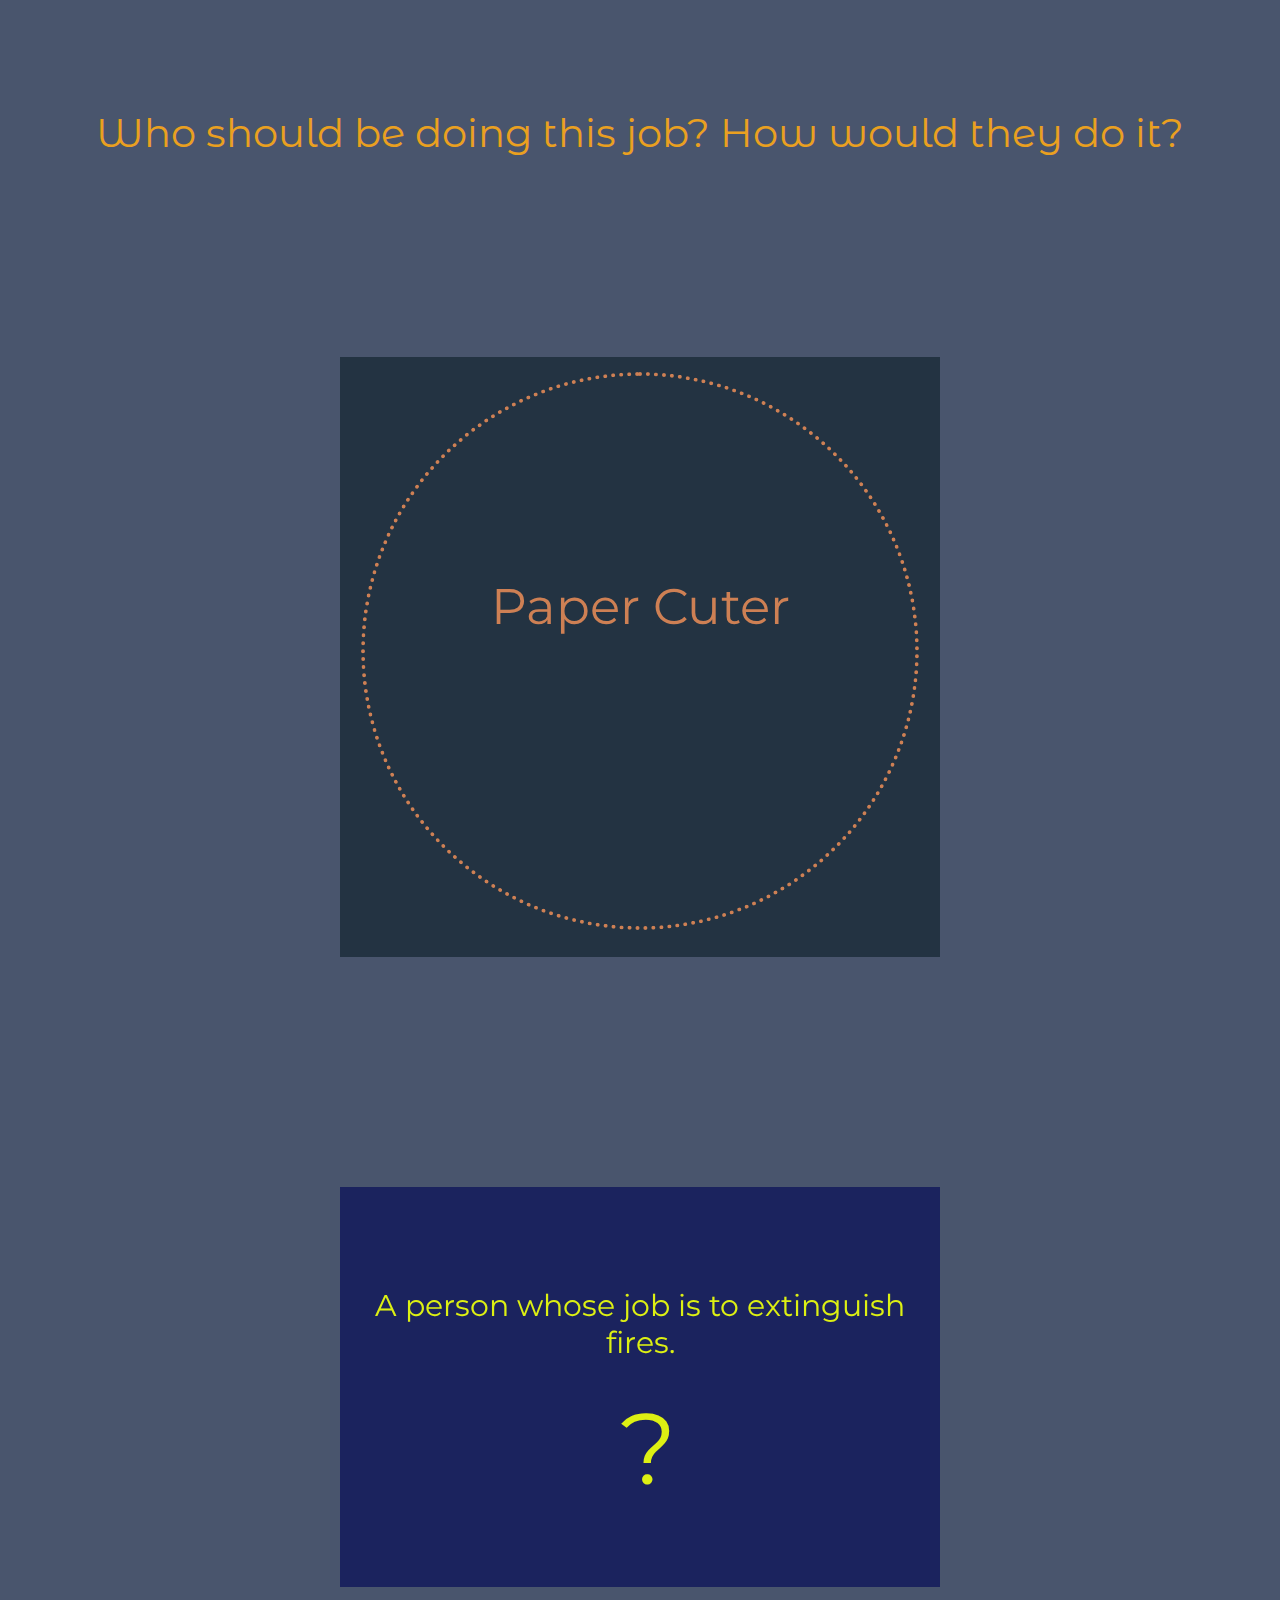
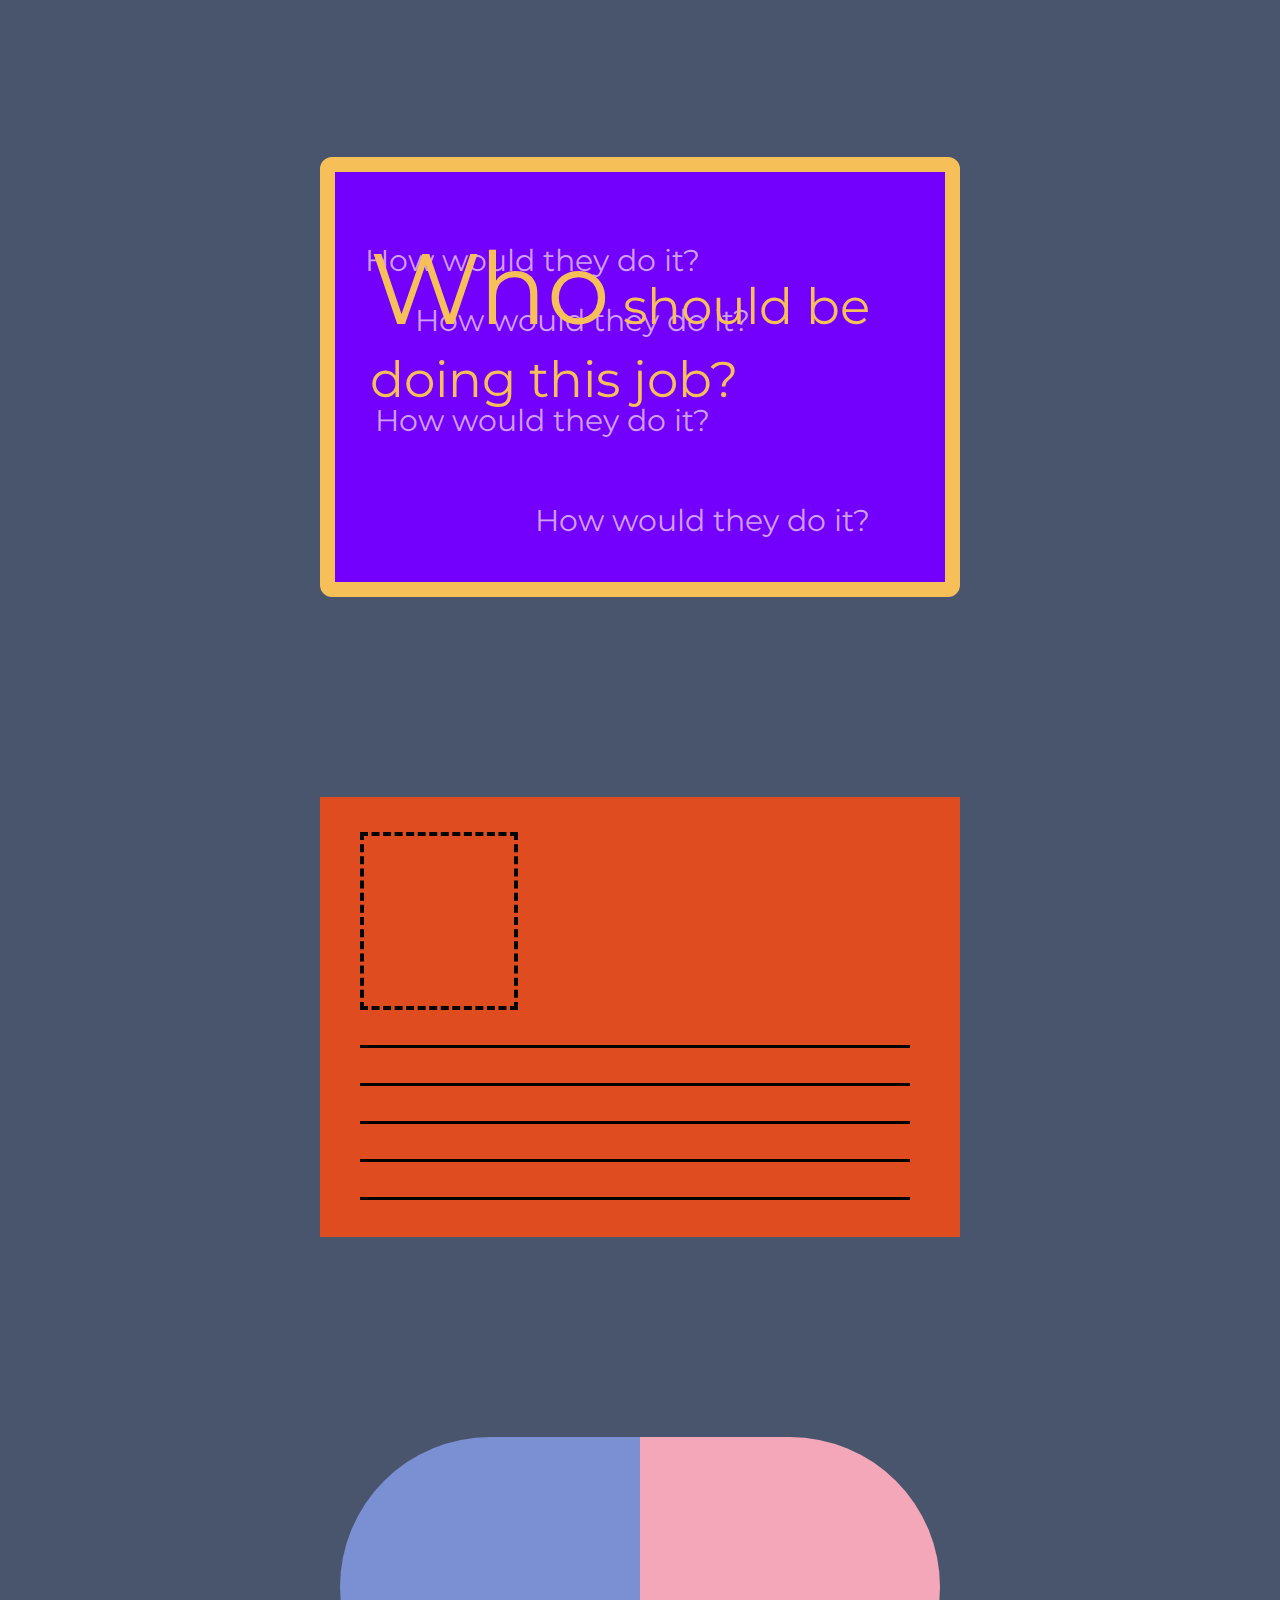
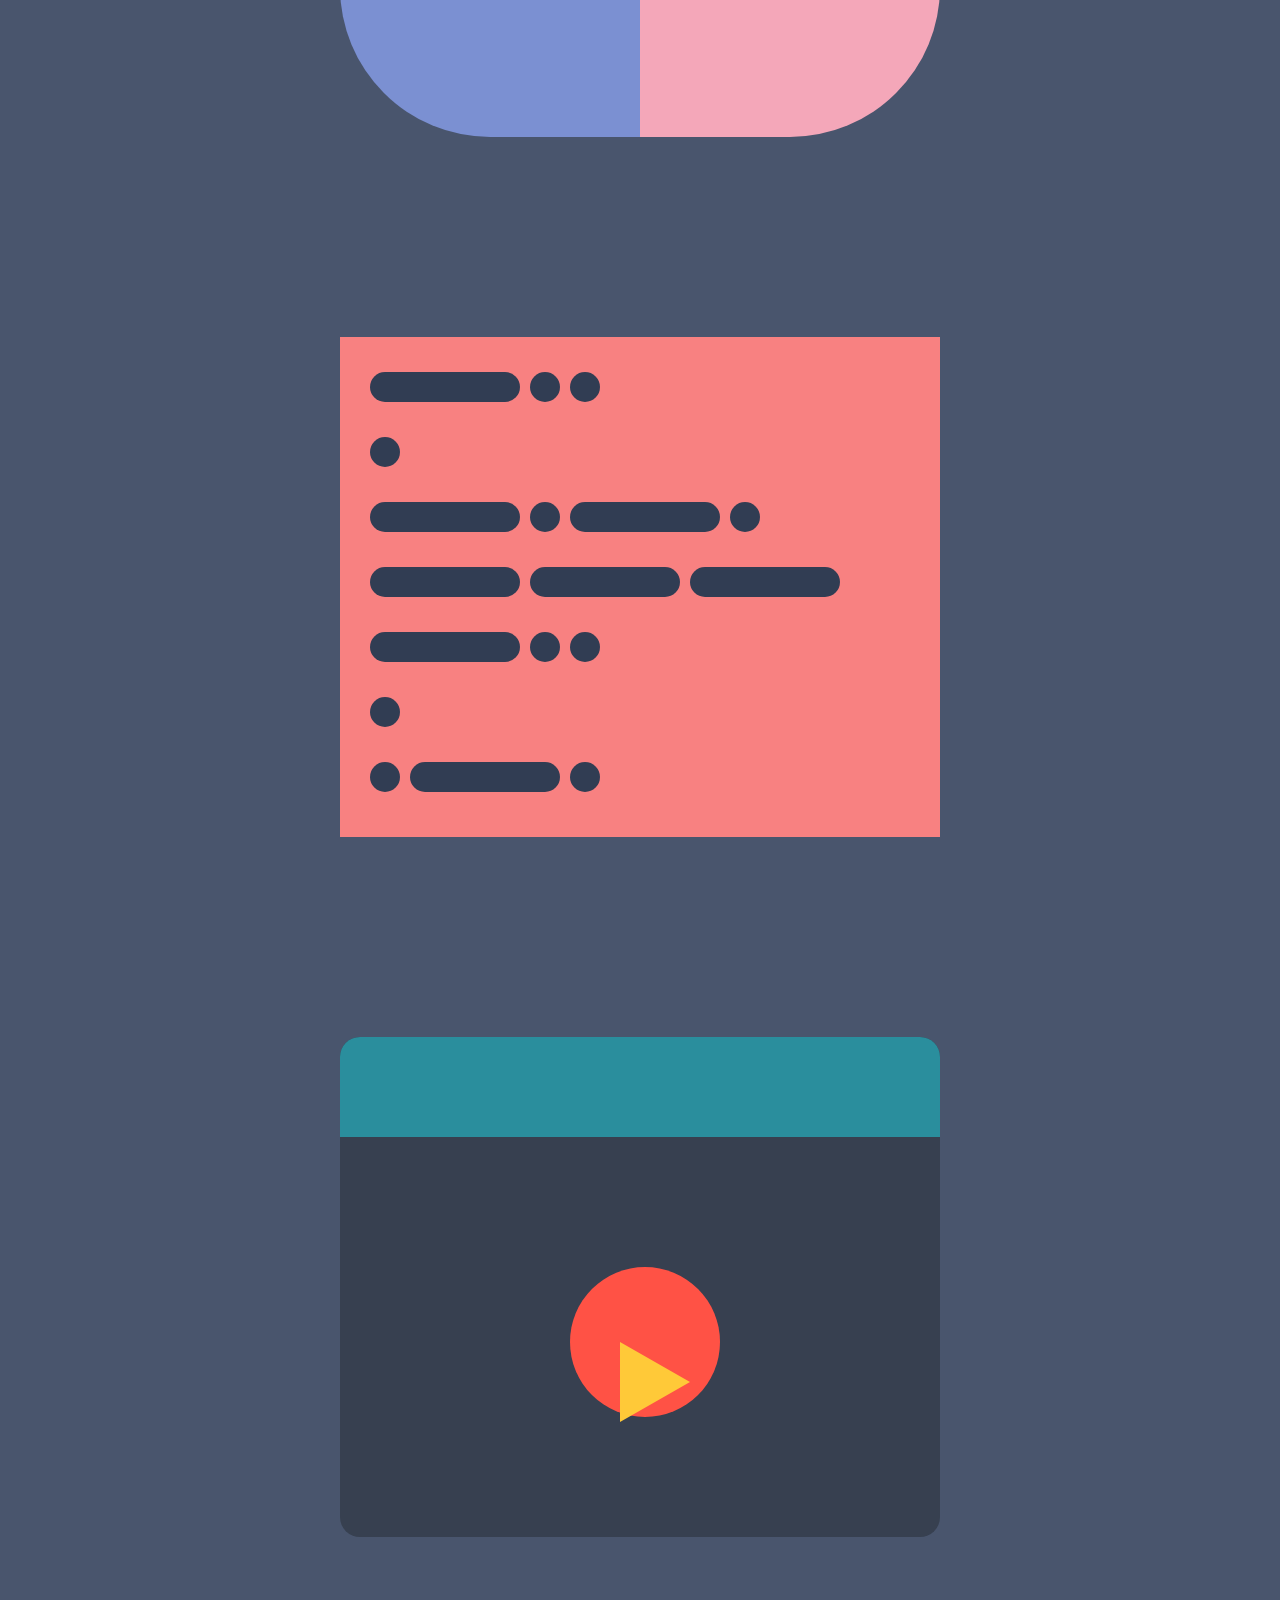
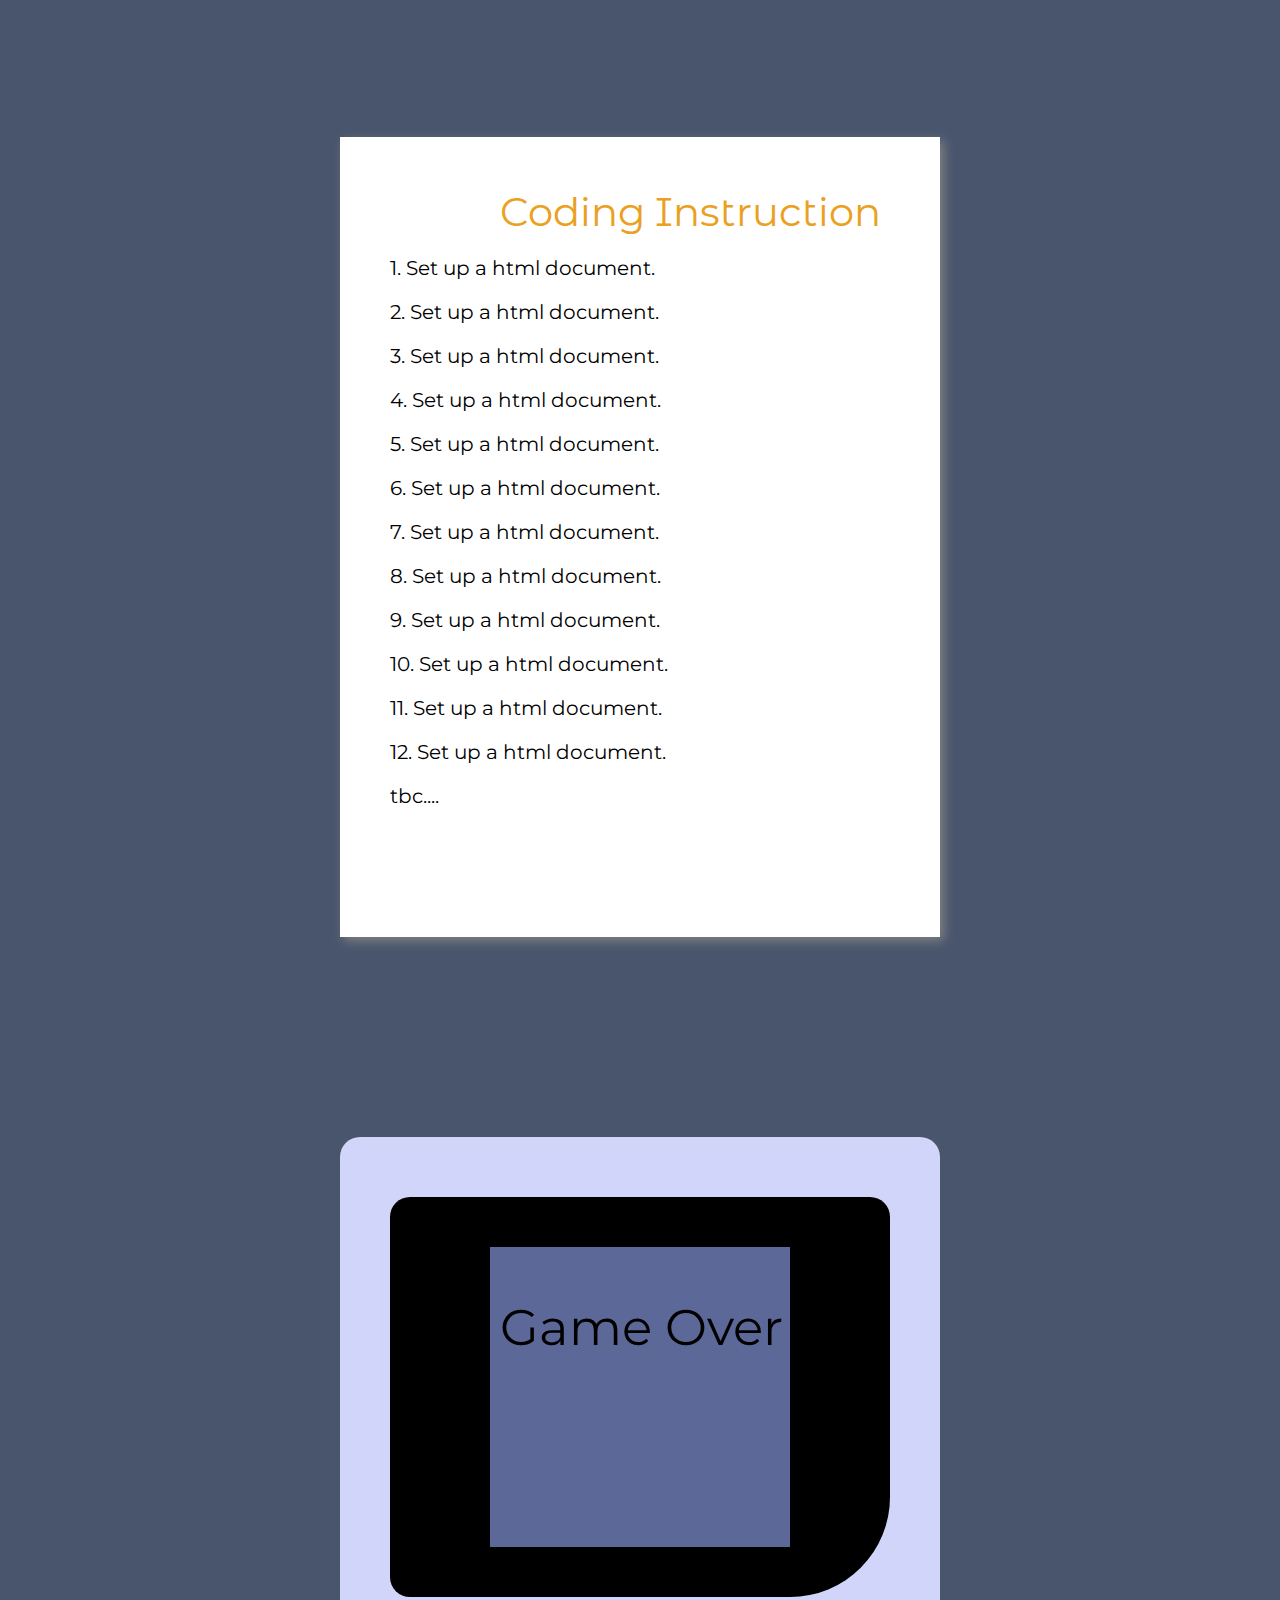
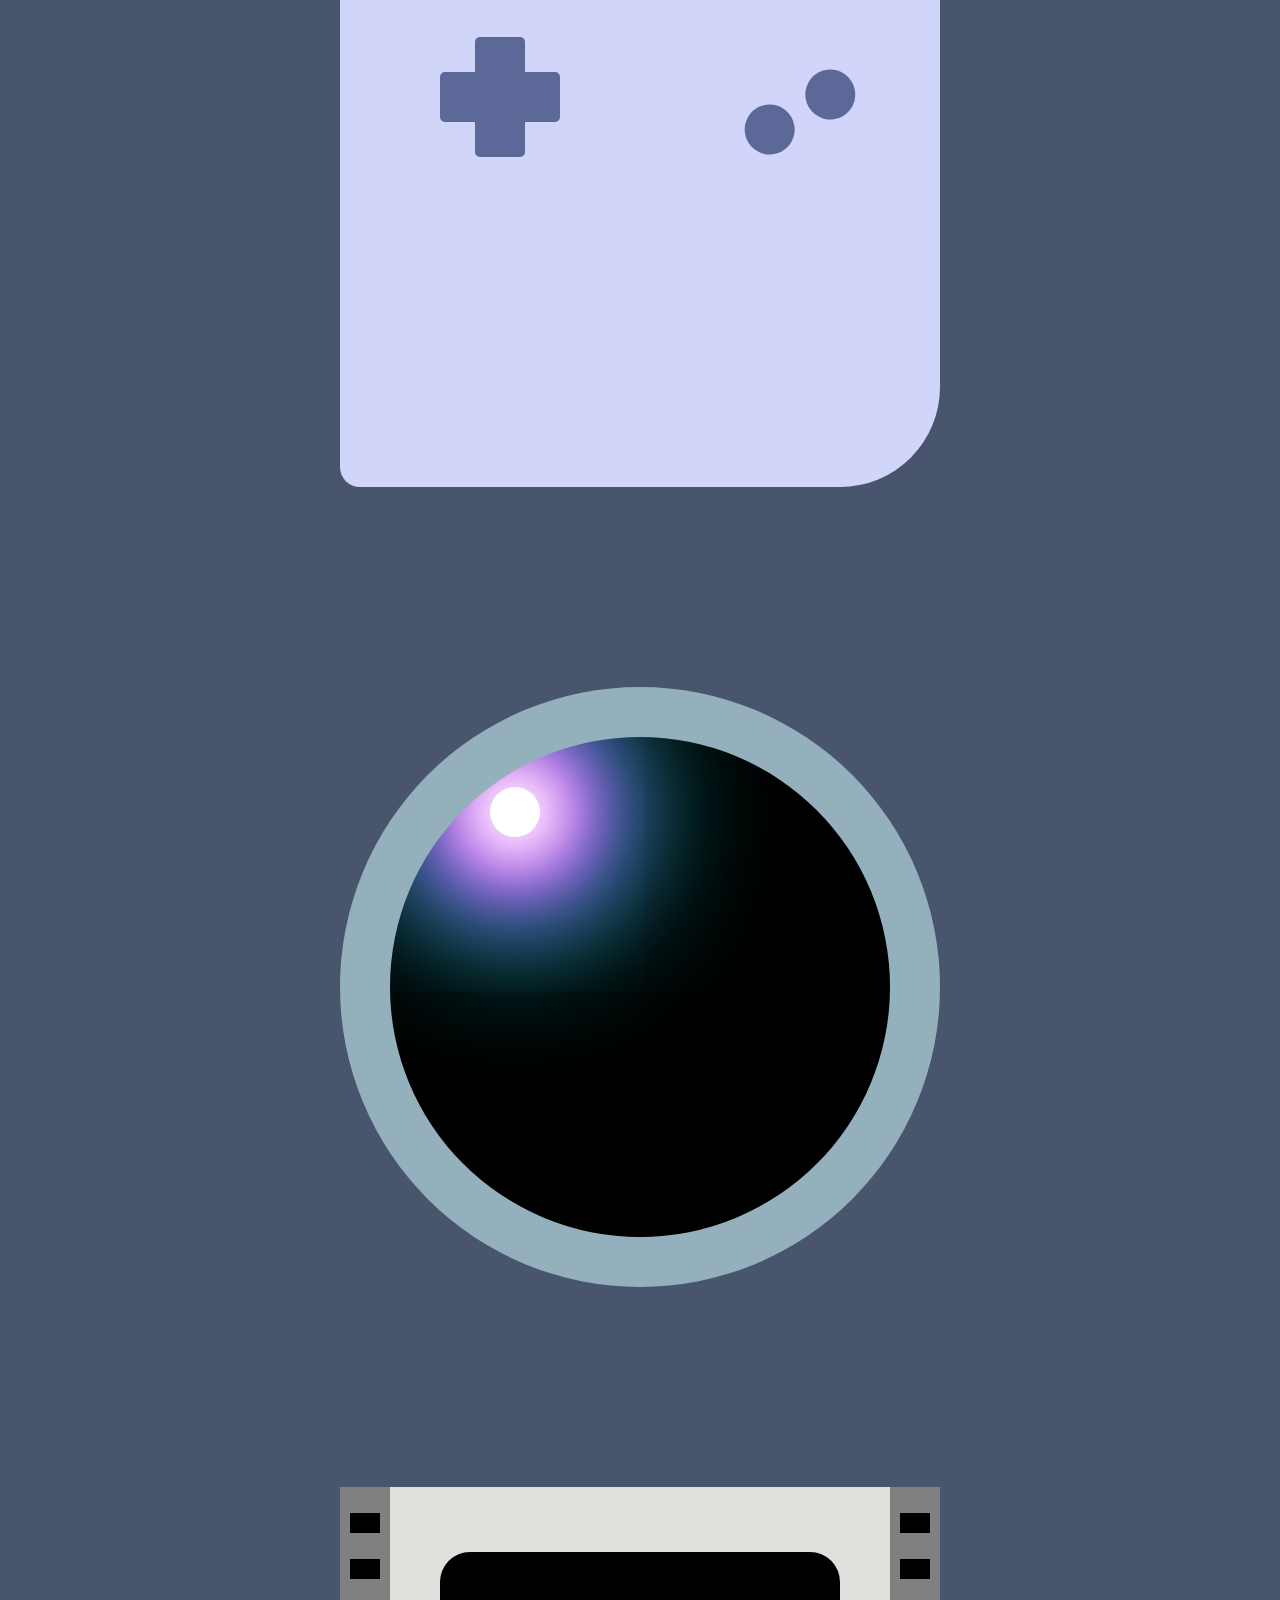
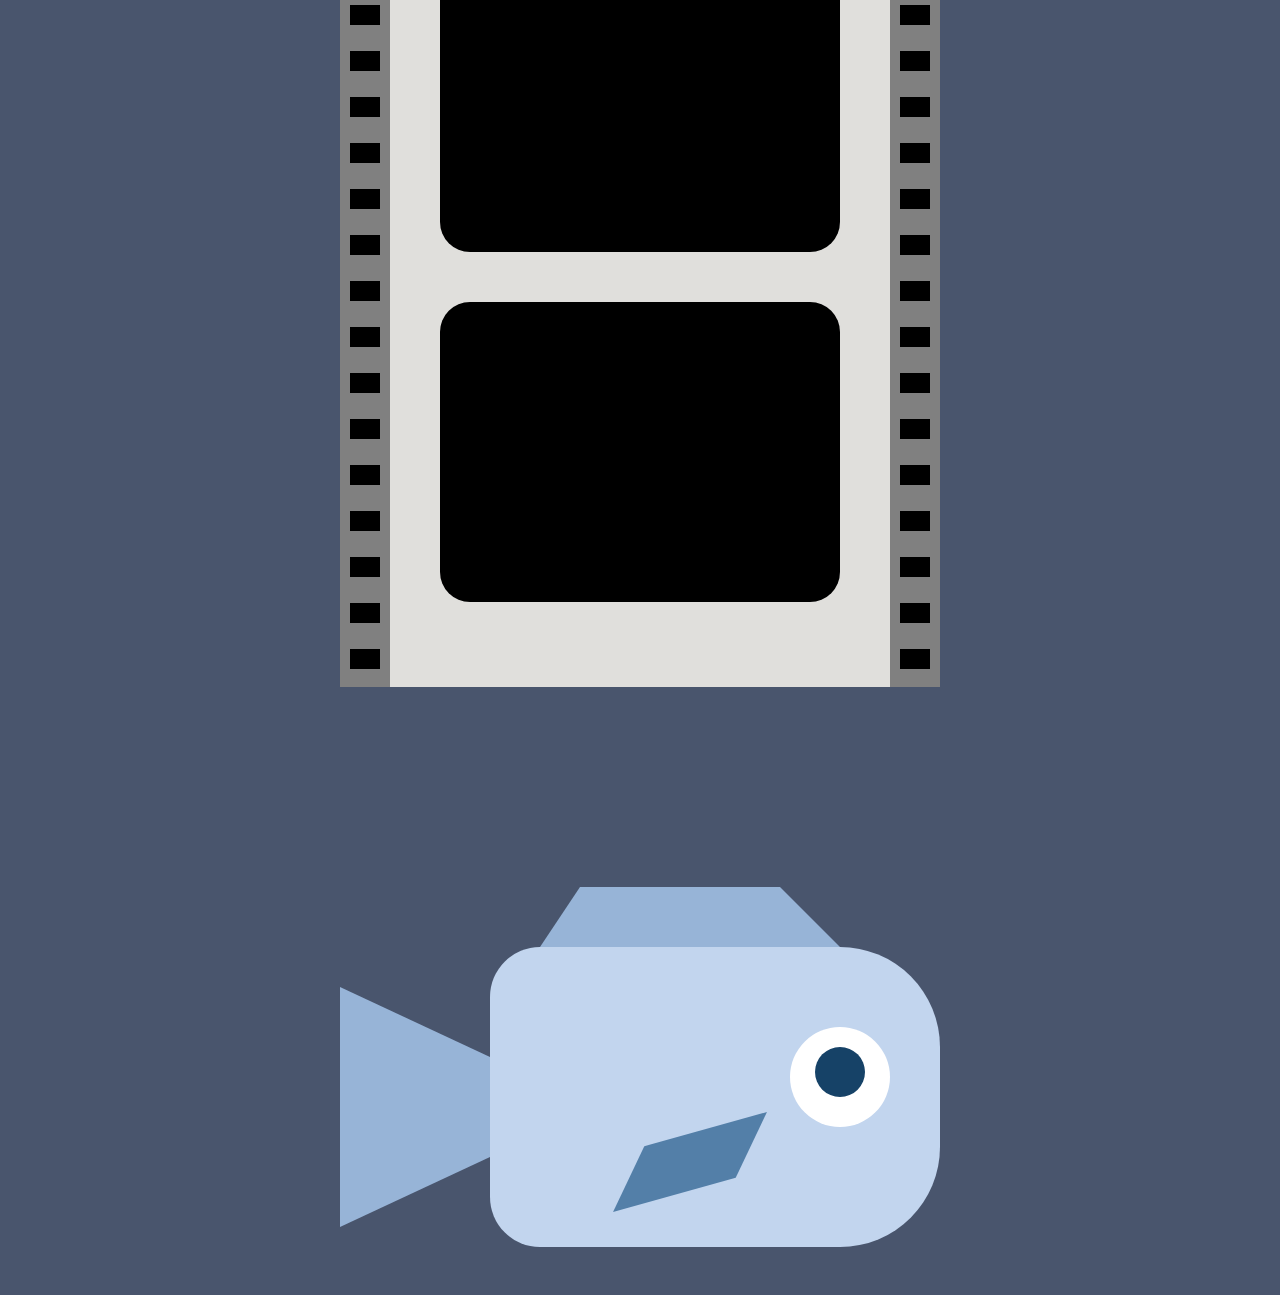
<file: studio_project/project1/index.html>
<!DOCTYPE html>
<html>
<head>
	<title> Oblique Strategies</title>
	<link rel="stylesheet" type="text/css" href="style.css">
	<link href="https://fonts.googleapis.com/css?family=Montserrat&display=swap" rel="stylesheet"> 
	<link href="https://fonts.googleapis.com/css?family=Montserrat+Alternates:700&display=swap" rel="stylesheet">
	<meta name="viewport" content="width=device-width, initial-scale=1">

</head>

<body>

<!-- <div class="leftborder"></div>
<div class="rightborder"></div> -->


<div class="parent"> 

	<div class="title"> Who should be doing this job? 
How would they do it? </div>

	<div class="card1"> 
		<div class="cutMe">
			<div class="text1"> Paper Cuter</div> 
		</div>
	</div>


	<div class="card2"> 
		<div class="card2-inner">
			<div class="card2-front"> 
				<p class="card2-text1"> A person whose job is to extinguish fires.</p>
				<p class="question-mark"> ? </p>
				<div class="c2-front-boxcontainer">
					<div class="c2-font-box1"></div>
				</div>
			</div> 


			<div class="card2-back"> 
				<p class="card2-text2"> Firefighter </p>
				<div class="c2-back-boxcontainer">
					<p class="c2-back-box1"></p>
				</div>
			</div>
		</div>
 	</div>

	


	<div class="card3"> 
		<div class="c3-text">Questioner</div>
		<div class="c3-container">
		<p class="card3-text1"> <span> Who</span> should be doing this job? </p>
		<p class="card3-text2"> How would they do it? </p> 
		<p class="card3-text3"> How would they do it? </p> 
		<p class="card3-text4"> How would they do it? </p> 
		<p class="card3-text5"> How would they do it? </p> 
		</div>
	</div>

	


	<div class="card4"> 
		<div class="c4-containerbox">
				<div class="c4-text1">MAILER</div>
			<div class="inner-box"></div> 
				<p class="c4-box1"></p>
				<p class="c4-box1"></p>
				<p class="c4-box1"></p>
				<p class="c4-box1"></p>
				<p class="c4-box1"></p>
			</div>
		</div>
	</div>




	<div class="card5">
		<div class="pill1">
			<div class="left" id="semi-circle"></div>
			<div class="right" id="semi-circle"></div>
		</div>
			<div class="card5-text1"> Pharmacist </div>
	</div>




	<div class="card6">
		<div class="c6-container">
			<div class="block1"> 
				<div class="D">D</div>
				<div class="T1">
					<div class="one"></div> 
					<div class="two"></div> 
					<div class="two"></div>
				</div>
			</div>

			<div class="block2"> 
				<div class="E">E</div>
				<div class="T2">
					<div class="two"></div>
				</div>
			</div>

			<div class="block3"> 
				<div class="C">C</div>
				<div class="T3">
					<div class="one"></div> 
					<div class="two"></div> 
					<div class="one"></div>
					<div class="two"></div> 
				</div>
			</div>

			<div class="block4"> 
				<div class="O">O</div>
				<div class="T4">
					<div class="one"></div> 
					<div class="one"></div> 
					<div class="one"></div>
				</div>
			</div>

			<div class="block5"> 
				<div class="D">D</div>
				<div class="T5">
					<div class="one"></div> 
					<div class="two"></div> 
					<div class="two"></div>
				</div>
			</div>

			<div class="block6"> 
				<div class="E">E</div>
				<div class="T6">
					<div class="two"></div> 
				</div>
			</div>

			<div class="block7"> 
				<div class="R">R</div>
				<div class="T7">
					<div class="two"></div> 
					<div class="one"></div> 
					<div class="two"></div>
				</div> 
			</div>
		</div>
	</div>




	<div class="card7">
		<div class="headline">
		<div class="c7-text1">Youtuber</div>
		</div>
		<div class="playbutton">
			<div class="circlebutton">
				<div class="trianglebutton"></div>
			</div>
		</div>
	</div>





	<div class="card8">
		<div class="instruction">
			<div class="title"> Coding Instruction </div>
			<div class="line1">1. Set up a html document.</div>
			<div class="line2">2. Set up a html document.</div>
			<div class="line3">3. Set up a html document.</div>
			<div class="line4">4. Set up a html document.</div>
			<div class="line5">5. Set up a html document.</div>
			<div class="line6">6. Set up a html document.</div>
			<div class="line7">7. Set up a html document.</div>
			<div class="line8">8. Set up a html document.</div>
			<div class="line9">9. Set up a html document.</div>
			<div class="line10">10. Set up a html document.</div>
			<div class="line11">11. Set up a html document.</div>
			<div class="line12">12. Set up a html document.</div>
			<div class="line13">tbc....</div>
			<div class="c8-text1">Web Designer</div>
		</div>
	</div>





	<div class="card9">
		<div class="gameboy">
			<div class="screen">
				<div class="innerscreen">
					<div class="c9-text1">Game Collector</div>
					<div class="c9-text2">Game Over</div>
				</div>
			</div>
			<div class="crossbutton">
				<div class="verticalbutton">
				</div>
				<div class="horizontalbutton">
				</div>
			</div>
			<div class="b1">
				<div class="b1circle"></div>
				<div class="b1circle"></div>
			</div>
			
		</div>
	</div>



	<div class="card10">
		<div class="c10circle1">
			<div class="stars"> 
				<div class="c10c2"></div>
				<div class="c10c3"></div>
				<div class="c10c4"></div>
				<div class="c10text1"> Astronomer </div>
			</div>
		</div>
	</div>




	<div class="card11">
		<div class="c11-leftbar">
			<div class="c11-decoration">
				<div class="c11-smallbox"></div><div class="c11-smallbox"></div><div class="c11-smallbox"></div><div class="c11-smallbox"></div><div class="c11-smallbox"></div><div class="c11-smallbox"></div><div class="c11-smallbox"></div><div class="c11-smallbox"></div><div class="c11-smallbox"></div><div class="c11-smallbox"></div><div class="c11-smallbox"></div><div class="c11-smallbox"></div><div class="c11-smallbox"></div><div class="c11-smallbox"></div><div class="c11-smallbox"></div><div class="c11-smallbox"></div><div class="c11-smallbox"></div>
		  </div>	
		</div>
		<div class="c11-centerbox"></div>
			<div class="c11-filmbox">
				<div class="c11-text1">Film Maker</div>
			</div>
			<div class="c11-filmbox">
				<div class="c11-text2">Film Producer</div>
			</div>
		<div class="c11-rightbar">
			<div class="c11-decoration">
				<div class="c11-smallbox"></div><div class="c11-smallbox"></div><div class="c11-smallbox"></div><div class="c11-smallbox"></div><div class="c11-smallbox"></div><div class="c11-smallbox"></div><div class="c11-smallbox"></div><div class="c11-smallbox"></div><div class="c11-smallbox"></div><div class="c11-smallbox"></div><div class="c11-smallbox"></div><div class="c11-smallbox"></div><div class="c11-smallbox"></div><div class="c11-smallbox"></div><div class="c11-smallbox"></div><div class="c11-smallbox"></div><div class="c11-smallbox"></div>
			</div>
		</div>
	</div>



	
	<div class="card12">
		<div class="c12-text">Fishing Man</div>
			<div class="allfish">
			<div class="fish-fin"></div>
			<div class="fish-body">
				<div class="fisheye">
					<div class="fisheye-c1"></div>
				</div>
				<div class="body-fin"></div>
			</div>
			<div class="fish-tail"></div>
		</div>

	</div>



</div> 

</body>
</html>
</file>
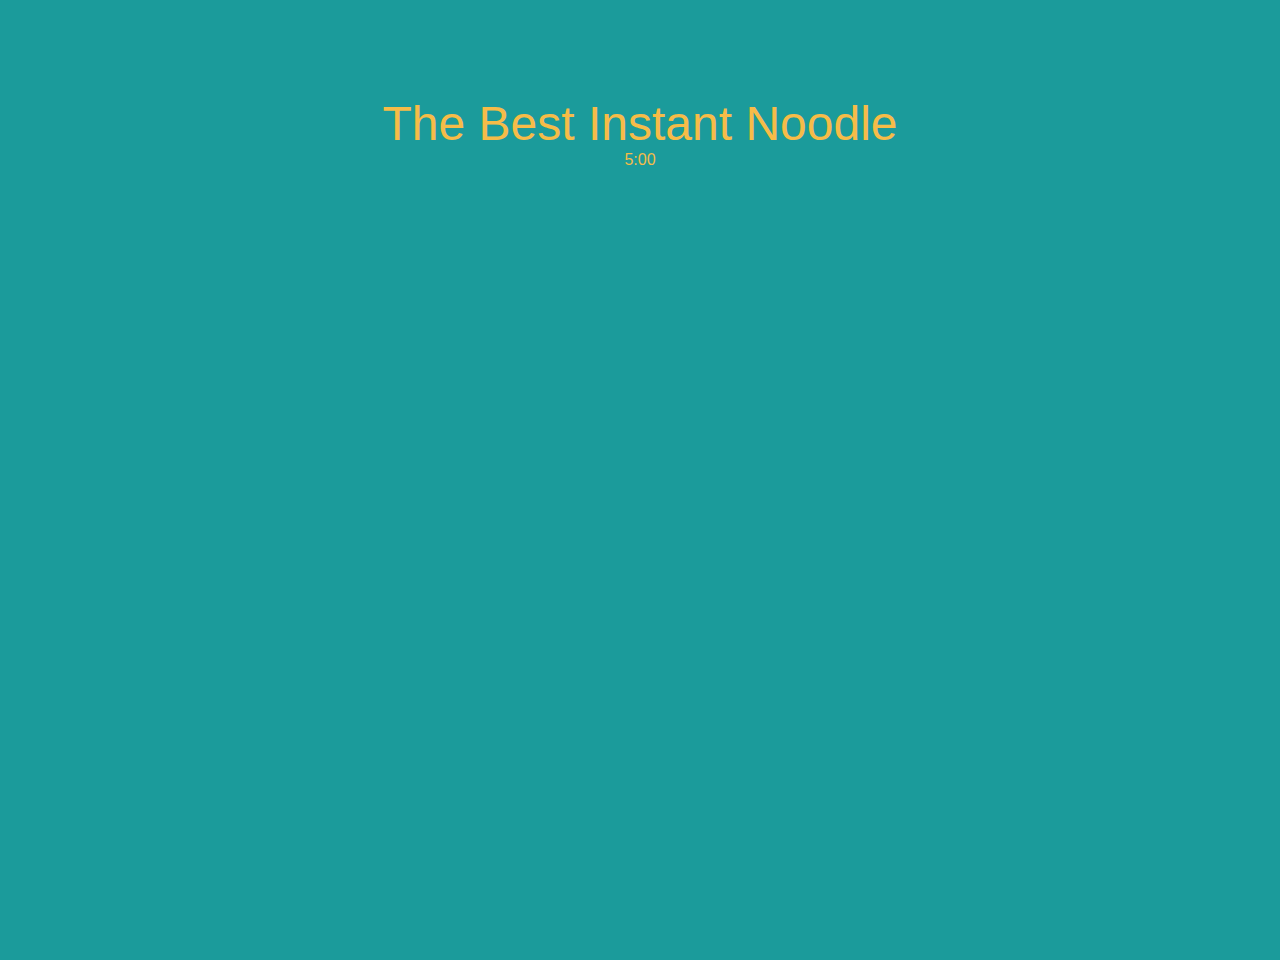
<file: studio_project/project2/innerpage/index.html>
<!DOCTYPE html>
<html>
<head>
	<meta charset="utf-8">
	<meta name="viewport" content="width=device-width, initial-scale=1">

	<title>Clock</title>

	<link rel="stylesheet" type="text/css" href="style.css">
	<script type="text/javascript" src="script.js"></script>

</head>
<body>


	<div class="BigContainer">
		<div class="title">
			<!-- <div class="circle">康</div> -->
			<div class="name">The Best Instant Noodle</div>
			<div id="time">5:00</div>
		</div>


		<div class="container1">
			<div class="Noodle-1">
				Taking the instant noodle out of its silver package.
			</div>

			<div class="Noodle-2">
				The instant noodle is crispy and hard as a brick.
			</div>

			<div class="Noodle-3">
				The noodle smells like fried flour and oil.
			</div>

			<div class="Noodle-4">
				The sauce and spices are packed in a smaller package.
			</div>
		</div>
		
		<div class="container2">
			<div class="2Noodle-1">
				    		The instant noodle is slowly soaking up in the boil water.
			</div>
				

			<div class="2Noodle-2">
				    		It is getting moisture and getting soft on the surface.
			</div>

			<div class="2Noodle-3">
				    		You can’t really smell the noodle but you can feel the steam in the air.
			</div>

			<div class="2Noodle-4">
				    		The sauce and spices are slowly mixed into the boil water.
			</div>
		</div>

		<div class="container3">
			<div class="Noodle-3.1">
				    		The instant noodle is getting softer and starting to spread in the boil water.
			</div>
				

			<div class="Noodle-3.2">
				    		There are many air bubbles rising from the bottom of the pot.
			</div>

			<div class="Noodle-3.3">
				    		A stream of steam is rising from above the pot.
			</div>

			<div class="Noodle-3.4">
				    		The noodle and the sauce is getting automatically mixed by the air bubbles.
			</div>
		</div>

		<div class="container4">
			<div class="Noodle-4.1">
			    The instant noodle is completely soaked up the noodle soup.
			</div>
				

			<div class="Noodle-4.2">
				The beef sauce and the seasoning spices are mixed together forming a special harmony.
			</div>

			<div class="Noodle-4.3">
				    		Some spring onions and carrot dices are floating up and down in the boiling pot.
			</div>

			<div class="Noodle-4.4">
				    		The soup is getting heavier and the colour of the soup is turning red.
			</div>
		</div>

		<div class="container5">
			<div class="Noodle-5.1">
				    		The richness of the soup has made the noodle to another level.
			</div>
				

			<div class="Noodle-5.2">
				    		The noodle is getting softer but the centre of the noodle is still hard.
			</div>

			<div class="Noodle-5.3">
				    		The noodle is eatable but is harder in texture when chewing.
			</div>

			<div class="Noodle-5.4">
				    		The heavy smell of the special sauce is filling the room.
			</div>
		</div>


		<div class="container6">
			<div class="Noodle-6.1">
				    		The perfect instant noodle is finished cooking and is ready to serve. 
			</div>
				

			<div class="Noodle-6.2">
				    		The noodle has absorb the aroma of the noodle soup. 
			</div>

			<div class="Noodle-6.3">
				    		Each noodle has been wrapped by the sauce and the beef spices. 
			</div>

			<div class="Noodle-6.4">
				    		The noodle soup is a bit spicy but has a strong flavour of the beef bone soup. 
			</div>
		</div>
		<!-- <div class="Noodle-3 invisible">
		<svg viewBox="0 0 676.88 173.81">
				<path id="curve" d="M172.48,234.07s142,5.16,194.51-6,188.49-13.77,196.23-8.6" />
				<text x="25">
			    <textPath xlink:href="#curve">
			    		Open the instant noodle package. The noodle is hard and crispy. 
			    </textPath>
			  </text>
			</svg>
		</div> -->






	</div>
	

</body>
</html>
</file>
<file: lab_project/style.css>
body{
	background-color: #FDC131;
	font-family: 'Rubik', sans-serif;
	display: flex;
	flex-direction: column; 
}

a{
	text-decoration:none;
}

.container{
	position: relative;
	margin-top: 5rem;
}
.project{
	font-size: 3rem;
	border:3px solid #6867BF;
	color: ;
	margin: 2rem;
}


.return{
	font-size: 3rem;
	border:3px solid #6867BF;
	border-radius: 50px;
}

.project:hover{
	border:5px solid #6867BF;
}


.return:hover{
	border:5px solid #6867BF;
}
</file>
<file: student_link/style.css>
body{
	background-color: #012330;

}

.container{
	margin-right: 50px;
	text-align: right;
}

div{
	font-size: 50px;
}

a{
	text-decoration:none;
	color: #38474d;
	line-height: 150%;
}

a:hover{
	color: #a1adb3;
	background-image: linear-gradient(to right, #012330, #1a4c5e);
	border-radius: 50px;
}


.return{
	font-size: 30px;
	position: relative;
}
</file>
<file: lab_project/MODULE REPITITION/style.css>
body{ 
/*display: grid;
align-items: center;
justify-content: center;
*/
}

.parent2{
	display: flex;
	flex-direction: row;
	flex-wrap: nowrap;
	justify-content: space-around;
	align-items: stretch;
}

.children2{
	width: 0;
	height: 0;
	left: 0;
	right: 0;
	border-left: 10vw solid transparent;
	border-right: 10vw solid transparent;
	border-bottom: 20vh solid #555;
}


.children2:nth-of-type(even){
	border-left: 10vw solid transparent;
	border-right: 10vw solid transparent;
	border-bottom: 20vh solid #FFB11B;
}


.parent3{
	display: flex;
	flex-direction: row;
	flex-wrap: nowrap;
	justify-content: space-around;
	align-items: stretch;
}

.children3{
	display: inline-flex;  
	width: 0;
	height: 0;
	flex direction: row;	
	border-left: 10vw solid transparent;
	border-right: 10vw solid transparent;
	border-top: 20vh solid #555;
}

.children3:nth-of-type(odd){
	border-left: 10vw solid transparent;
	border-right: 10vw solid transparent;
	border-top: 20vh solid #FFB11B;
}

/*#shapes{
	color: red;
}
*/
</file>
<file: lab_project/pocket-composition/style.css>
body{
	background-color: grey;
}

.parent1{
	display: flex;  /* or inline-flex */
	flex direction: row;
	/*row/ column / reverse row/ reverse column*/
	flex-wrap: nowrap;
	justify-content: space-around;
	/*space-between/ space- around/ center/ flex-end*/
	align-items: stretch;
	/*align things in column*/
	/*see the resources on the the lab page*/
}

.children1{
	width: 10vw;
	height: 20vh;
	background-color: #5DAC81;
}

.children1:nth-of-type(even){
	background-color: #77428D;
}


.parent2{
	display: flex;
	flex-direction: row;
	flex-wrap: nowrap;
	justify-content: space-around;
	align-items: stretch;
}

.children2{
	width: 0;
	height: 0;
	border-left: 10vw solid transparent;
	border-right: 10vw solid transparent;
	border-bottom: 20vh solid #555;
}


.children2:nth-of-type(even){
	border-left: 10vw solid transparent;
	border-right: 10vw solid transparent;
	border-bottom: 20vh solid #FFB11B;
}


.parent3{
	display: flex;
	flex-direction: row;
	flex-wrap: nowrap;
	justify-content: space-around;
	align-items: stretch;
}

.children3{
	display: inline-flex;  
	flex direction: row;
	width: 0;
	height: 0;
	border-left: 10vw solid transparent;
	border-right: 10vw solid transparent;
	border-top: 20vh solid #555;
}

.children3:nth-of-type(odd){
	border-left: 10vw solid transparent;
	border-right: 10vw solid transparent;
	border-top: 20vh solid #FFB11B;
}

.parent4{
	display: flex;
	flex-direction: row;
	flex-wrap: nowrap;
	justify-content: space-around;
	align-items: stretch;
}

.children4{
	padding: 0;
 	margin: 0;
	height: 10vw;
 	width: 10vw;
	background-color: #FFB11B;
	
}

.children4:nth-of-type(odd){
	border-radius: 50%;
	background-color: #CB4042;
}


.parent5{
	display: flex;  /* or inline-flex */
	flex direction: row;
	/*row/ column / reverse row/ reverse column*/
	flex-wrap: nowrap;
	justify-content: space-around;
	/*space-between/ space- around/ center/ flex-end*/
	align-items: stretch;
	/*align things in column*/
	/*see the resources on the the lab page*/
}

.children5{
	width: 20vw;
	height: 20vh;
	border-radius: 0vw 50vw 0vw 50vw;
	background-color: #0089A7;
}

.children5:nth-of-type(even){
	border-radius: 50vw 0vw 50vw 0vw;	
	background-color: #81C7D4;
}

.parent6{
	display: flex;  /* or inline-flex */
	flex direction: row;
	/*row/ column / reverse row/ reverse column*/
	flex-wrap: nowrap;
	justify-content: space-around;
	/*space-between/ space- around/ center/ flex-end*/
	align-items: stretch;
	/*align things in column*/
	/*see the resources on the the lab page*/
}

.children6{
	width: 20vw;
	height: 20vh;
	border-radius: 50vw 0vw 50vw 0vw;	
	background-color: #81C7D4;
}

.children6:nth-of-type(even){
	border-radius: 0vw 50vw 0vw 50vw;
	background-color: #0089A7;
}


.parent7{
	display: flex;
	flex-direction: row;
	flex-wrap: nowrap;
	justify-content: space-around;
	align-items: stretch;
}

.children7{
	display: inline-flex;  
	flex direction: row;
	width: 0;
	height: 0;
	border-left: 10vw solid transparent;
	border-right: 10vw solid transparent;
	border-bottom: 40vh solid #555;
}


.children7:nth-of-type(even){
	border-left: 10vw solid transparent;
	border-right: 10vw solid transparent;
	border-bottom: 40vh solid #FFB11B;
}


.parent8{
	display: flex;
	flex-direction: row;
	flex-wrap: nowrap;
	justify-content: space-around;
	align-items: stretch;
}

.children8{
	display: inline-flex;  
	flex direction: row;
	width: 0;
	height: 0;
	border-left: 10vw solid transparent;
	border-right: 10vw solid transparent;
	border-top: 40vh solid #555;
}

.children8:nth-of-type(odd){
	border-left: 10vw solid transparent;
	border-right: 10vw solid transparent;
	border-top: 40vh solid #FFB11B;
}



@media screen and (max-width: 768px) {
  
body {
	background-color: #0B346E;
}


.parent1{
	display: flex;  /* or inline-flex */
	flex direction: row;
	/*row/ column / reverse row/ reverse column*/
	flex-wrap: nowrap;
	justify-content: space-around;
	/*space-between/ space- around/ center/ flex-end*/
	align-items: stretch;
	/*align things in column*/
	/*see the resources on the the lab page*/
}

.children1{
	width: 10vw;
	height: 20vh;
	background-color: #CB4042;
}

.children1:nth-of-type(even){
	background-color: #69B0AC;
}


.parent2{
	display: flex;
	flex-direction: row;
	flex-wrap: nowrap;
	justify-content: space-around;
	align-items: stretch;
}

.children2{
	width: 0;
	height: 0;
	border-left: 10vw solid transparent;
	border-right: 10vw solid transparent;
	border-bottom: 20vh solid #CB4042;
}


.children2:nth-of-type(even){
	border-left: 10vw solid transparent;
	border-right: 10vw solid transparent;
	border-bottom: 20vh solid #69B0AC;
}


.parent3{
	display: flex;
	flex-direction: row;
	flex-wrap: nowrap;
	justify-content: space-around;
	align-items: stretch;
}

.children3{
	display: inline-flex;  
	flex direction: row;
	width: 0;
	height: 0;
	border-left: 10vw solid transparent;
	border-right: 10vw solid transparent;
	border-top: 20vh solid #CB4042;
}

.children3:nth-of-type(odd){
	border-left: 10vw solid transparent;
	border-right: 10vw solid transparent;
	border-top: 20vh solid #69B0AC;
}

.parent4{
	display: flex;
	flex-direction: row;
	flex-wrap: nowrap;
	justify-content: space-around;
	align-items: stretch;
}

.children4{
	padding: 0;
 	margin: 0;
	height: 10vw;
 	width: 10vw;
	background-color: #CB4042;
	
}

.children4:nth-of-type(odd){
	border-radius: 50%;
	background-color: #69B0AC;
}


.parent5{
	display: flex;  /* or inline-flex */
	flex direction: row;
	/*row/ column / reverse row/ reverse column*/
	flex-wrap: nowrap;
	justify-content: space-around;
	/*space-between/ space- around/ center/ flex-end*/
	align-items: stretch;
	/*align things in column*/
	/*see the resources on the the lab page*/
}

.children5{
	width: 20vw;
	height: 20vh;
	border-radius: 0vw 50vw 0vw 50vw;
	background-color: #CB4042;
}

.children5:nth-of-type(even){
	border-radius: 50vw 0vw 50vw 0vw;	
	background-color: #69B0AC;
}

.parent6{
	display: flex;  /* or inline-flex */
	flex direction: row;
	/*row/ column / reverse row/ reverse column*/
	flex-wrap: nowrap;
	justify-content: space-around;
	/*space-between/ space- around/ center/ flex-end*/
	align-items: stretch;
	/*align things in column*/
	/*see the resources on the the lab page*/
}

.children6{
	width: 20vw;
	height: 20vh;
	border-radius: 50vw 0vw 50vw 0vw;	
	background-color: #CB4042;
}

.children6:nth-of-type(even){
	border-radius: 0vw 50vw 0vw 50vw;
	background-color: #69B0AC;
}


.parent7{
	display: flex;
	flex-direction: row;
	flex-wrap: nowrap;
	justify-content: space-around;
	align-items: stretch;
}

.children7{
	display: inline-flex;  
	flex direction: row;
	width: 0;
	height: 0;
	border-left: 10vw solid transparent;
	border-right: 10vw solid transparent;
	border-bottom: 40vh solid #CB4042;
}


.children7:nth-of-type(even){
	border-left: 10vw solid transparent;
	border-right: 10vw solid transparent;
	border-bottom: 40vh solid #69B0AC;
}


.parent8{
	display: flex;
	flex-direction: row;
	flex-wrap: nowrap;
	justify-content: space-around;
	align-items: stretch;
}

.children8{
	display: inline-flex;  
	flex direction: row;
	width: 0;
	height: 0;
	border-left: 10vw solid transparent;
	border-right: 10vw solid transparent;
	border-top: 40vh solid #CB4042;
}

.children8:nth-of-type(odd){
	border-left: 10vw solid transparent;
	border-right: 10vw solid transparent;
	border-top: 40vh solid #69B0AC;
}
}


@media screen and (max-width: 375px) {
body {
	background-color: #26192b;
}


.parent1{
	display: flex;  /* or inline-flex */
	flex direction: row;
	/*row/ column / reverse row/ reverse column*/
	flex-wrap: nowrap;
	justify-content: space-around;
	/*space-between/ space- around/ center/ flex-end*/
	align-items: stretch;
	/*align things in column*/
	/*see the resources on the the lab page*/
}

.children1{
	width: 10vw;
	height: 20vh;
	background-color: #e1c2eb;
}

.children1:nth-of-type(even){
	background-color: #bac7fb;
}


.parent2{
	display: flex;
	flex-direction: row;
	flex-wrap: nowrap;
	justify-content: space-around;
	align-items: stretch;
}

.children2{
	width: 0;
	height: 0;
	border-left: 10vw solid transparent;
	border-right: 10vw solid transparent;
	border-bottom: 20vh solid #e1c2eb;
}


.children2:nth-of-type(even){
	border-left: 10vw solid transparent;
	border-right: 10vw solid transparent;
	border-bottom: 20vh solid #bac7fb;
}


.parent3{
	display: flex;
	flex-direction: row;
	flex-wrap: nowrap;
	justify-content: space-around;
	align-items: stretch;
}

.children3{
	display: inline-flex;  
	flex direction: row;
	width: 0;
	height: 0;
	border-left: 10vw solid transparent;
	border-right: 10vw solid transparent;
	border-top: 20vh solid #c46fb2;
}

.children3:nth-of-type(even){
	border-left: 10vw solid transparent;
	border-right: 10vw solid transparent;
	border-top: 20vh solid #51588c;
}

.parent4{
	display: flex;
	flex-direction: row;
	flex-wrap: nowrap;
	justify-content: space-around;
	align-items: stretch;
}

.children4{
	padding: 0;
 	margin: 0;
	height: 10vw;
 	width: 10vw;
	background-color: #c46fb2;
	
}

.children4:nth-of-type(odd){
	border-radius: 50%;
	background-color: #51588c;
}


.parent5{
	display: flex;  /* or inline-flex */
	flex direction: row;
	/*row/ column / reverse row/ reverse column*/
	flex-wrap: nowrap;
	justify-content: space-around;
	/*space-between/ space- around/ center/ flex-end*/
	align-items: stretch;
	/*align things in column*/
	/*see the resources on the the lab page*/
}

.children5{
	width: 20vw;
	height: 20vh;
	border-radius: 0vw 50vw 0vw 50vw;
	background-color: #c46fb2;
}

.children5:nth-of-type(even){
	border-radius: 50vw 0vw 50vw 0vw;	
	background-color: #bac7fb;
}

.parent6{
	display: flex;  /* or inline-flex */
	flex direction: row;
	/*row/ column / reverse row/ reverse column*/
	flex-wrap: nowrap;
	justify-content: space-around;
	/*space-between/ space- around/ center/ flex-end*/
	align-items: stretch;
	/*align things in column*/
	/*see the resources on the the lab page*/
}

.children6{
	width: 20vw;
	height: 20vh;
	border-radius: 50vw 0vw 50vw 0vw;	
	background-color: #c46fb2;
}

.children6:nth-of-type(even){
	border-radius: 0vw 50vw 0vw 50vw;
	background-color: #bac7fb;
}


.parent7{
	display: flex;
	flex-direction: row;
	flex-wrap: nowrap;
	justify-content: space-around;
	align-items: stretch;
}

.children7{
	display: inline-flex;  
	flex direction: row;
	width: 0;
	height: 0;
	border-left: 10vw solid transparent;
	border-right: 10vw solid transparent;
	border-bottom: 40vh solid #bac7fb;
}


.children7:nth-of-type(even){
	border-left: 10vw solid transparent;
	border-right: 10vw solid transparent;
	border-bottom: 40vh solid #bac7fb;
}


.parent8{
	display: flex;
	flex-direction: row;
	flex-wrap: nowrap;
	justify-content: space-around;
	align-items: stretch;
}

.children8{
	display: inline-flex;  
	flex direction: row;
	width: 0;
	height: 0;
	border-left: 10vw solid transparent;
	border-right: 10vw solid transparent;
	border-top: 40vh solid #e1c2eb;
}

.children8:nth-of-type(odd){
	border-left: 10vw solid transparent;
	border-right: 10vw solid transparent;
	border-top: 40vh solid #c46fb2;
}
}
</file>
<file: lab_project/programming-plants/style.css>
body{
margin: 0;
height: 100vh;
display: grid;
align-items: center;
justify-content: center;
background-color: #88d47b;
}


#container{
width: 300px;
position: relative;
}

#leafbox{
width: 300px;
display: flex;
flex-direction: row;
}

#leaf1{
position: relative;
width: 150px;
height: 100px;
border-radius: 5px 50px 0px 50px;
background-color: green;
}

#leaf2{
position: relative;
width: 150px;
height:100px;
border-radius: 50px 5px 50px 0px;
background-color: green;
}

#plant{
margin-left: 35%;
width: 30%;
height: 0;
background-color: green;
transition: height 0.2s ease-in-out;
}

#pot{
	width: 100%;
	height: 300px;
	background-color: brown;
	border-radius: 5px 5px 50px 50px;
}
</file>
<file: studio_project/project1/style.css>
body{ 
	background-color: #49556d;
}

.title{ 
	margin-top: 100px;
	font-size: 100px;
	font-family: 'Montserrat Alternates', sans-serif;	text-align: center;
	color: #EAA020;
}

.parent{ 
	display: flex;
	flex-direction: column;
	justify-content: center;
	font-family: 'Montserrat', sans-serif;  
}

.leftborder{
	position: fixed;
	background-color: #268785;
	width: 100px;
	height: 1500px;
	left: 0;
	-webkit-animation:colorchange 20s infinite alternate;
}

.rightborder{
	position: fixed;
	background-color: #268785;
	width: 100px;
	height: 1500px;
	right: 0;
	-webkit-animation:colorchange 20s infinite alternate;
}

/*@-webkit-keyframes colorchange {
      0% {
        
        color: blue;
      }
      10% {
        color: #8e44ad;
}*/

.card1{ 
		position: relative;
		margin-left: auto;
	    margin-right: auto;
	    margin-top: 200px;
	    display: block;
		width: 600px;
		height: 600px;
		background: #233342;	
		text-align: center;
		transition: all 0.5s ease;
		overflow: hidden;
		align-items: center;
		justify-content: center;
		text-align: center;
}

.cutMe{
	position: relative;
	margin: auto;
    margin-top: 15px;
	width: 550px;
	height: 550px;
	border: 4px dotted #CE8054;
	border-radius: 100%;
}


.text1{
 		font-size: 50px;
		font-family: 'Montserrat', sans-serif; 
		color: #CE8054;
		position: relative;
		top: 200px;
		opacity: 1;
}


.card1:hover{
	border-radius: 100%;
	width: 600px;
	height: 600px;
	background: #233342;
	transition: all 0.1s ease-in-out;
}

.card1:hover .cutMe{
	opacity: 0;
}

.card1:hover .text1{
	opacity: 1;
}




/*card 2 ------------------------------------------------------------------*/
.card2{
		position: relative;
		margin-left: auto;
	    margin-right: auto;
	    display: block; 
		background-color: transparent;
		width: 600px;
		height: 400px;
		perspective: 1000px;
		margin-top: 200px;
		border-radius: 50%;
		align-content: center;
 }

.card2-inner{
 	position: relative;
 	width: 100%;
 	height: 100%;
 	text-align: center;
 	transition: transform 0.5s;
 	transform-style: preserve-3d;
 }

 .card2-text1{
	position: relative;
	font-size: 30px;
	font-family: 'Montserrat', sans-serif; 
	margin-top: 100px;
	color: #ddf013;
}
.question-mark{
	position: absolute;
	left: 280px;
	top: 100px;
	font-size: 100px;
	font-family: 'Montserrat', sans-serif; 
	color: #ddf013;
}

.card2:hover .card2-inner{
	transform: rotateY(180deg);
}

.card2-front, .card2-back, .card2-text1{
	position: absolute;
	width: 100%;
	height: 100%;
	backface-visibility: hidden;
}

.card2-front{
	background-color: #1b235e;
}

.c2-front-boxcontainer{
	position: relative;
	width: 600px;
	height: 20px;
	background-color: ;
}


.card2-back{
	position: relative;
	background-color: #b2f202;
 	transform: rotateY(180deg);	
}

.card2-text2{
	position: relative;
	top: 100px;
	font-size: 50px;
	font-family: 'Montserrat', sans-serif; 
	margin:5%;
	color: #294a96;
}

.c2-back-boxcontainer{
	position: absolute;
	top: 250px;
	width: 600px;
	height: 25px;
}
.c2-back-box1{
	position: absolute;
	width: 600px;
	height: 25px;
	background-color: #1b235e;
}
		

.card3{ 
	position: relative;
	margin-left: auto;
	margin-right: auto;
	margin-top: 200px;
}

.c3-text{
	position: absolute;
	top: 100px;
	left:100px;
	font-size: 80px;
	color: white;
	opacity: 0;
	z-index: 0;
}

.c3-container{
	position: relative;
	width: 600px;
	height: 400px;
	border: 15px solid #f7bf57;
	border-radius: 12px;
	background-color: #7200fc;
	padding: 5px 5px 5px 5px;
	display: block;
}

.card3-text1{ 
	position: relative;
	left: 30px;
	font-size: 50px;
	font-family: 'Montserrat', sans-serif; 
	color: #f7bf57;
	z-index: 2;
}

.card3-text2{ 
	top:40px;
	left: 30px;
}
.card3-text3{ 
	top:100px;
	left: 80px;
}

.card3-text4{ 
	top:300px;
	left: 200px;
}

.card3-text5{ 
	top:200px;
	left: 40px;
}

.card3-text2, .card3-text3, .card3-text4, .card3-text5{ 
	position: absolute;
	font-size: 30px;
	font-family: 'Montserrat', sans-serif; 
	color: #ce9ff5;
	z-index: 1;
	opacity: 1;
}

span{ 
	font-size: 100px;
}

.c3-container:hover {
	opacity: 0.4;
}

.card3:hover .c3-text{
	opacity: 1;
}





.card4{ 
	position: relative;
	margin-left: auto;
	margin-right: auto;
	margin-top: 200px;
	display: block;
	width: 600px;
	height: 400px;
	font-size: 20px;
	font-family: 'Montserrat', sans-serif; 
	background-color: #de4c1f;
	padding: 20px 20px 20px 20px;
}

.c4-containerbox{
	position: relative;
	left: 20px;
	top: 15px;
}

 .inner-box{
 	border: 4px dashed black;
 	width: 150px;
 	height: 170px;
 }

.c4-box1{
	left: 30px;
	width: 550px;
	height: 3px;
	margin-top: 35px;
	background-color: black;
}


.c4-text1{
	position: absolute;
	left: 330px;
	top: 100px;
	font-size: 50px;
	opacity: 0;
}

.card4:hover .c4-text1{
	opacity: 1;
}

/* .card4:hover .inner-box{
 		width: 300px;
 		height: 300px;
 }
*/


.card5{
	margin-left: auto;
	margin-right: auto;
	margin-top: 200px;
	/*background-color: red;*/
	width:600px;
	height: 300px;
}

.pill1{
	display: flex;
	justify-content: space-between;
}

.card5-text1{
	font-size: 50px;
	font-family: 'Montserrat', sans-serif; 
	position: relative;
    top: -200px;
    left: 90px;
    color: #F4A7B9;
}

.left{
	background-color: #7B90D2;
	height: 300px;
	width:300px;
	border-bottom-left-radius: 100%;
	border-top-left-radius: 100%;
	z-index: 2;
}

.right{
	background-color: #F4A7B9;
	height: 300px;
	width:300px;
	border-bottom-right-radius: 100%;
	border-top-right-radius: 100%;
	z-index: 2;

}

.card5-text1{
	z-index: 1;
}

.card5:hover {
	width: 1100px;
}

.card5:hover .card5-text1{
	left: 410px;
}



.card6{
	position: relative;
	margin-left: auto;
	margin-right: auto;
	margin-top: 200px;
	width: 600px;
	height: 500px;
	background-color: #F88181;
}

.c6-container{
	position: relative;
	top: 20px;
}

.block1, .block2, .block3, .block4, .block5, .block6, .block7{
	margin-top: 20px;
	margin-left: 20px;
	display: flex;
}

.one{
	width: 150px;
	height: 30px;
	margin-left: 10px;
	margin-top: 15px;
	border-bottom-right-radius: 50px;
	border-top-right-radius: 50px;
	border-bottom-left-radius: 50px;
	border-top-left-radius: 50px;
	background-color: #313D53;
}

.two{
	width: 30px;
	height: 30px;
	margin-left: 10px;
	margin-top: 15px;
	border-radius: 100%;
	background: #313D53;
}

.T1, .T2, .T3, .T4, .T5, .T6, .T7{
	display: flex;
}


.D, .E, .C, .O, .D, .E, .R{
	position: absolute;
	font-size: 38px;
	font-family: arial;
	margin-top: 6px;
	margin-left: 10px;
	opacity: 0;
	color: #313D53;;
}


.block1:hover .T1, .block2:hover .T2, .block3:hover .T3, .block4:hover .T4, .block5:hover .T5, .block6:hover .T6, .block7:hover .T7{
	opacity: 0;
}

.block1:hover .D, .block2:hover .E, .block3:hover .C, .block4:hover .O, .block5:hover .D, .block6:hover .E, .block7:hover .R{
	opacity: 1;
}



/*.block2 :hover .E, .block3:hover .C, .block1:hover .O, .block1:hover .R*/





.card7{
	position: relative;
	margin-left: auto;
	margin-right: auto;
	margin-top: 200px;
	width: 600px;
	height: 500px;
	background-color: #374050;
	border:5px black;
	border-radius: 20px;
	overflow: hidden;
	font-family: arial;
}

.headline{
	position: relative;
	width: 600px;
	height: 100px;
	background-color: #2A8E9D;
	text-align: center;
}

.c7-text1{
	position: relative;
	font-size: 40px;
	opacity: 0;
	top: 30px;
	color: #FFC938;
}


.playbutton{ 
	position: relative;
	left: 230px;
	top: 130px;
}

.circlebutton{
	position: absolute;
	align-content: center;
	width: 150px;
	height: 150px;
	border-radius: 100%;
	background-color: #FF5245;
}

.trianglebutton{
	position: relative;
	left: 50px;
	top: 40px;
	border-top: 40px solid transparent;
	border-left: 70px solid #FFC938;
	border-bottom: 40px solid transparent;
}

.card7:hover .c7-text1{
	opacity: 1;
}

.playbutton:hover .circlebutton {
	background-color: #FFC938;
}

.playbutton:hover .trianglebutton{
	border-left: 70px solid #2A8E9D;
}





.card8{
	position: relative;
	margin-left: auto;
	margin-right: auto;
	margin-top: 200px;
	width: 600px;
	height: 800px;
	font-size: 20px;
	font-family: 'Montserrat', sans-serif; 
	background-color: white;
	box-shadow: 4px 4px 10px gray;
}

.title{
	font-size: 40px;
}
.instruction{
	position: relative;
	left: 50px;
	top: 50px;
}

.line1, .line2, .line3, .line4, .line5, .line6, .line7, .line8, .line9, .line10, .line11, .line12, .line13{
	margin-top: 20px;
}

.c8-text1{
	position: relative;
	font-size: 70px;
	opacity: 0;
}

.card8:hover .c8-text1{
	opacity: 1;
}



.card9{
	position: relative;
	margin-left: auto;
	margin-right: auto;
	margin-top: 200px;
	width: 600px;
	height: 950px;
	font-size: ;
	font-family: 'Montserrat', sans-serif; 
	background-color: #D1D5FA;
	border-radius: 20px;
	border-bottom-right-radius: 100px;
}

.screen{
	position: relative;
	margin-left: auto;
	margin-right: auto;
	top: 60px;
	background-color: black;
	width:500px;
	height:400px;
	border-radius: 20px;
	border-bottom-right-radius: 100px;
}

.innerscreen{
	position: relative;
	left: 100px;
	top:50px;
	background-color: #5C6898;
	width: 300px;
	height: 300px;
}


.crossbutton{
	position:relative;
	left: 100px;
	top: 100px;
	width: 100px;
	height: 100px;
}


.verticalbutton{
	position: relative;
	top:35px;
	width:120px;
	height:50px;
	background-color: #5C6898;
	border-radius: 5px;
}


.horizontalbutton{
	position: absolute;
	top: 0px;
	left: 35px;
	width:50px;
	height:120px;
	background-color: #5C6898;
	border-radius: 5px;
}

.b1{
	position: relative;
	left: 400px;
	top: 50px;
	transform: rotate(-30deg);
	background-color: #D1D5FA;
	width:120px;
	height:50px;
	display: flex;
	justify-content: space-between;
	border-radius: 50px;
}

.b1circle{
	position: relative;
	flex-wrap: wrap;
	width: 50px;
	height: 50px;
	border-radius: 100%;
	background-color: #5C6898;
}

.c9-text1{
	position: absolute;
	top:50px;
	left: 10px;
	font-size:50px;
	opacity: 0;
	color: #FDB3CA;
}

.c9-text2{
	position: absolute;
	top:50px;
	left: 10px;
	font-size:50px;
	opacity: 1;
}

.card9:hover .c9-text2{
	opacity: 0;
}

.card9:hover .c9-text1{
	opacity: 1;
}



/*.microphone{
	left: 300px;
	top: 180px;
	width: 200px;
	height: 100px;
	background-color: red;
}

.c9-rectangle{
	width: 5px;
	height: 100px;
	background-color: black;
	display: flex;
	flex-direction: row;
    flex-wrap: nowrap;
    justify-content: space-between;
    align-items: stretch;
}
*/

/*<!-- <div class="microphone">
				<div class="c9-rectangle"></div>
				<div class="c9-rectangle"></div>
				<div class="c9-rectangle"></div>
				<div class="c9-rectangle"></div>
			</div> -->*/




.card10{
	position: relative;
	margin-left: auto;
	margin-right: auto;
	margin-top: 200px;
	width: 600px;
	height: 600px;
	font-size: ;
	font-family: 'Montserrat', sans-serif; 
	background-color: #94B0BC;
	border-radius: 50%;
}

.c10circle1{
	position: relative;
	margin-left: auto;
	margin-right: auto;
	top: 50px;
	width: 500px;
	height: 500px;
	font-family: 'Montserrat', sans-serif; 
	background-color: red;
	border-radius: 250px;
	overflow-y: scroll;
	overflow-x: scroll;
}

.stars{
	position:relative;
	width: 1200px;
	height: 600px;
	background-color: black;
	
}

.c10c2{
	position:relative;
	top: 50px;
	left: 100px;
	width: 50px;
	height: 50px;
	border-radius: 100%;
	background-color: #fff;
	box-shadow: 
		0 0 60px 30px #fff,  /* inner white */
        0 0 100px 60px #f0f, /* middle magenta */
        0 0 140px 90px #0ff; /* outer cyan */
}

.c10text1{
	position: relative;
	left: 800px;
	top: 200px;
	font-size: 50px;
	width: 300px;
	height: 100;
	color: white;
	background-color: ;
}




.card11{
	position: relative;
	margin-left: auto;
	margin-right: auto;
	margin-top: 200px;
	width: 600px;
	height: 800px;
	background-color: #e0dfdc;
}

.c11-centerbox{
	position: relative;
	top: 200px;
}

.c11-filmbox{
	position: relative;
	top: 65px;

	margin-left: auto;
	margin-right: auto;
	margin-top: 50px;
	width: 400px;
	height: 300px;
	background-color: black;
	border-radius: 30px;

}
.c11-leftbar, .c11-rightbar{
	position: absolute;
	width: 50px;
	height: 800px;
	background-color: grey;
}

.c11-rightbar{
	left: 550px;
	top: 0px;
}

.c11-smallbox{
	margin-left: auto;
	margin-right: auto;
	margin-top: 26px;
	background-repeat: repeat-x;
	width: 30px;
	height: 20px;
	background-color: black;
}

.c11-text1{
	position: relative;
	color: white;
	font-size: 50px;
	left: 80px;
	top: 100px;
}

.c11-text2{
	position: relative;
	color: white;
	font-size: 50px;
	left: 50px;
	top: 100px;
}

.c11-text1, .c11-text2{
	opacity: 0;
}

.card11:hover .c11-text1, .card11:hover .c11-text2{
	opacity: 1;
}

.card12{
	position: relative;
	margin-left: auto;
	margin-right: auto;
	margin-top: 200px;
	width: 600px;
	height: 400px;
	font-family: Arial;
}

.fish-fin{
	position: relative;
	left: 200px;
	border-bottom: 60px solid #97B4D7;
	border-left: 40px solid transparent;
	border-right: 60px solid transparent;
	height: 0;
	width: 200px;

}

.fish-body{
	position:absolute;
	left:150px;
	width:450px;
	height:300px;
	background-color: grey;
	border-radius: 50px;
	border-top-right-radius: 100px;
	border-bottom-right-radius: 100px;
	background-color: #C2D5EE;

}

.fish-tail{
	position:absolute;
	top: 100px;
	width:150px;
	height:100px;
	background-color: ;
	/*triangle*/
	width: 0;
	height: 100px;
	border-top: 70px solid transparent;
	border-left: 150px solid #97B4D7;
	border-bottom: 70px solid transparent;
}

.fisheye{
	position: relative;
	left: 300px;
	top: 80px;
	width: 100px;
	height: 100px;
	border-radius: 100%;
	background-color: white;
}

.fisheye-c1{
	position: relative;
	left: 25px;
	top: 20px;
	width: 50px;
	height: 50px;
	border-radius: 100%;
	background-color: #164267;
}
.body-fin{
	position: relative;
	left: 150px;
	top: 80px;
	width: 100px;
	height: 70px;
	transform: skew(-40deg) rotate(-20deg);
	background-color: #537FA8;
}

.c12-text{
	position: absolute;
	font-size: 40px;
	left: 250px;
	top: 170px;
	color: black;
	z-index: 1;
	opacity: 0;
	color: white;
}

.card12:hover .c12-text{
	opacity: 1;
}


.fish-fin .fish-body .fisheye .fisheye-c1 .body-fin .fish-tail{
	opacity: 1;
}

.card12:hover .allfish{
	opacity:0.4;
}
</file>
<file: studio_project/project2/innerpage/style.css>
html, body{
	padding: 0;
	margin: 0;
	background-color: rgb(27, 155, 155);
	font-family: Arial;
	display: block;
	align-items: center;
	justify-content: center;
}
/*#333*/

path {
  fill: transparent;
}

text {
  fill: #FF9800;
  text-align: center;
}


.timebox{
	flex-wrap: nowrap;
	position: relative;
	text-align: center;
	margin-right: auto;
	margin-left: auto;
	margin-top: 10rem;
	width: 30rem;
	height: 80rem;
	border:1vw solid black;
}

.hourbox{
	position: relative;
	margin-left: auto;
	margin-right: auto;
	width:20rem;
	height:40rem;
	
}

.hour{
	position: relative;
	top: 2rem;
	font-size: 10rem;
	color: red;
	background-color: black;
	border-radius: 100%;
}


.minutebox{
	position: relative;
	margin-left: auto;
	margin-right: auto;
	width:20rem;
	height:40rem;
	background-color: purple;
	border-radius: 100%;
}

.minute{
	position: relative;
	top: 2rem;
	font-size: 10rem;
	color: red;
}

.title{
	text-align: center;
	color: rgb(246, 188, 72);
}

.name{
	text-align: center;
	font-size: 3rem;
	margin-top: 6rem;
	color: rgb(246, 188, 72);
}

/*.circle{
	position: relative;
	top:3rem;
	left: 40rem;
	width: 10rem;
	height: 10rem;
	border-radius: 100%;
	background-color: rgb(246, 188, 72);
	color: rgb(197, 53, 39);
	font-size: 5rem;
	display: grid;
	align-items: center;
	justify-content: center;
	font-family:  Simplified Chinese Sans;
}*/


.visible {
	display: block;
}

.container1, .container2, .container3, .container4, .container5, .container6{
	top:20rem;
}

.container1{
	position: absolute;
	left: 15rem;
	font-size: 2rem;
	color: rgb(246, 188, 72);
	width: 60rem;
	margin:0 auto;
	height: 20rem;
	text-align: center;
	line-height: 0.7;
}


/*.Noodle-1, .Noodle-2, .Noodle-3, .Noodle-4{
	display: none;
}*/

.container2{
	position: absolute;
	left: 10rem;
	font-size: 2rem;
	color: rgb(246, 188, 72);
	width: 70rem;
	margin:0 auto;
	height: 30rem;
	text-align: center;
	line-height: 1;
}

.container3{
	position: absolute;
	left: 10rem;
	font-size: 2rem;
	color: rgb(246, 188, 72);
	width: 70rem;
	margin:0 auto;
	height: 30rem;
	text-align: center;
	line-height: 2;
}

.container4{
	position: absolute;
	left: 5rem;
	font-size: 2rem;
	color: rgb(246, 188, 72);
	width: 80rem;
	margin:0 auto;
	height: 30rem;
	text-align: center;
	line-height: 3;
}

.container5{
	position: absolute;
	left: 10rem;
	/*top: 5rem;*/
	font-size: 2rem;
	color: rgb(246, 188, 72);
	width: 70rem;
	margin:0 auto;
	height: 30rem;
	text-align: center;
	line-height: 4;
}

.container6{
	position: absolute;
	left: 10rem;
	/*top: 5rem;*/
	font-size: 2rem;
	color: rgb(246, 188, 72);
	width: 70rem;
	margin:0 auto;
	height: 30rem;
	text-align: center;
	line-height: 5;
}
</file>
